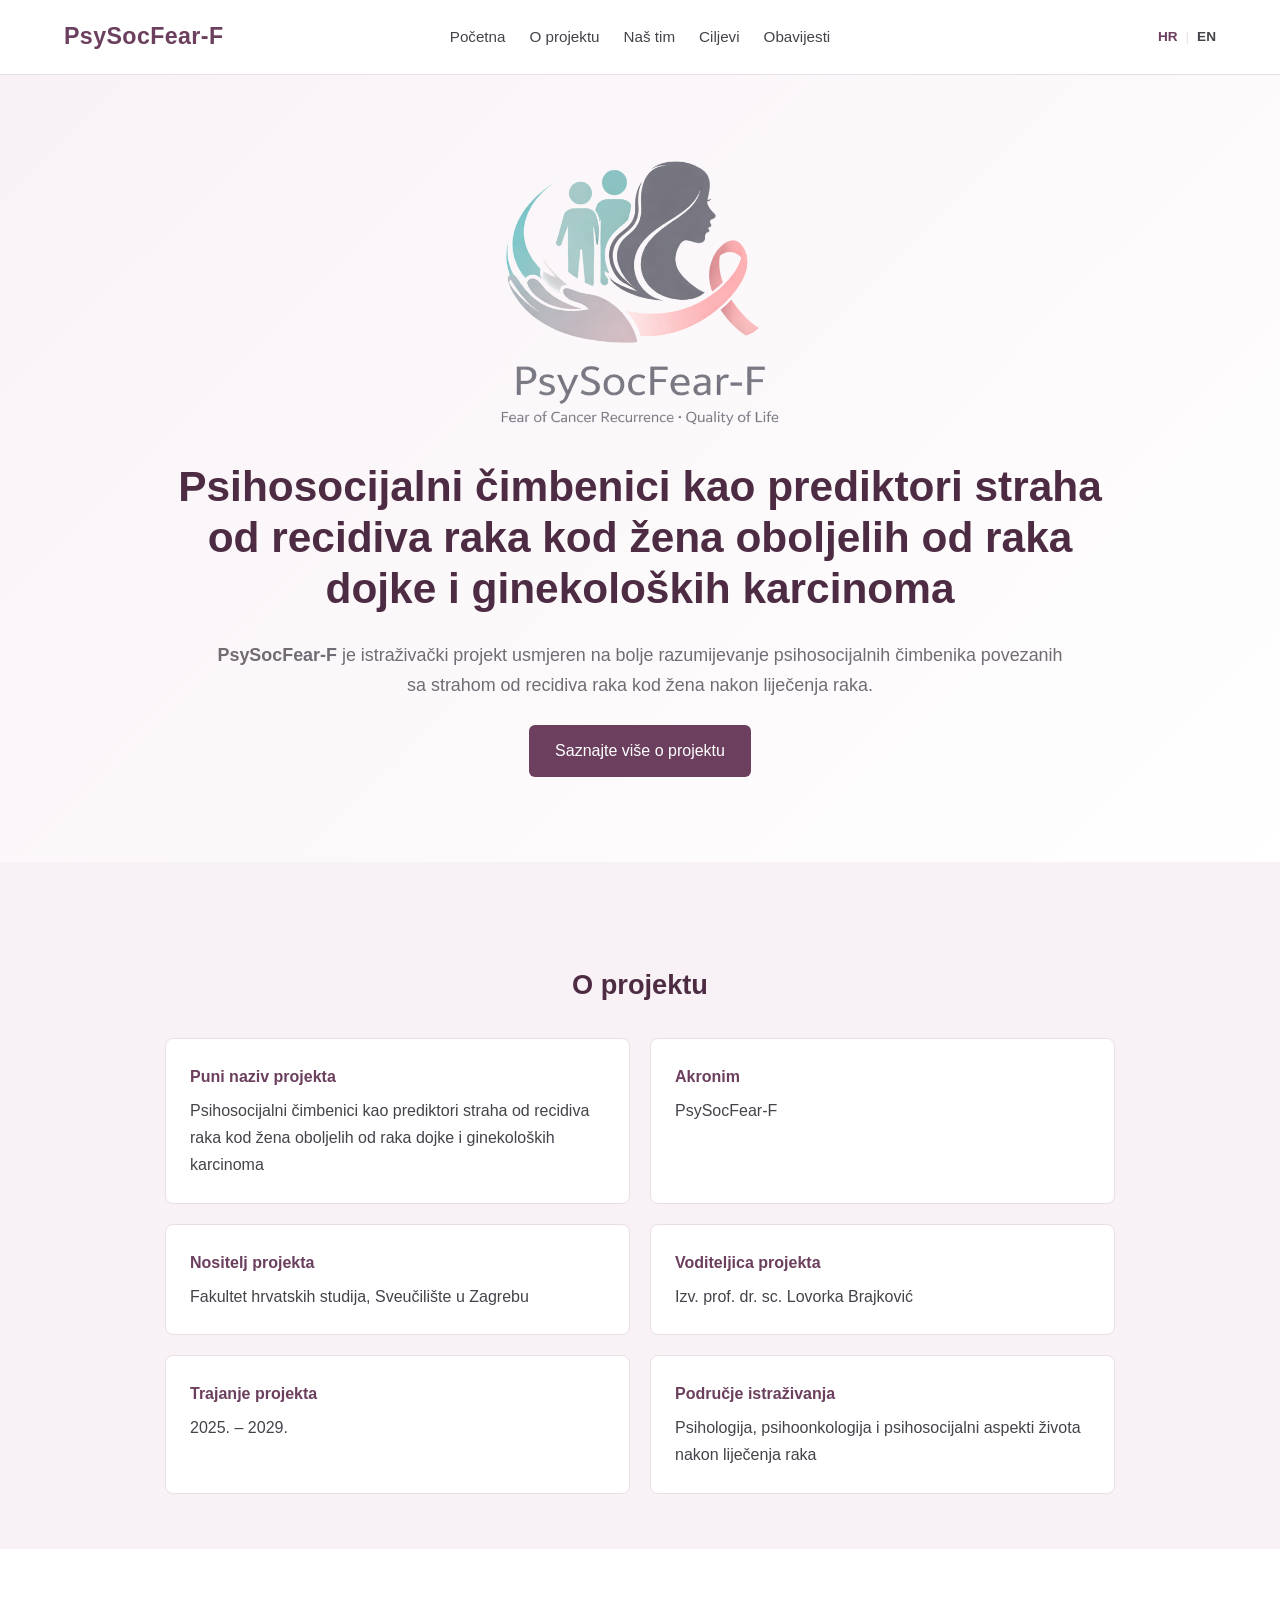
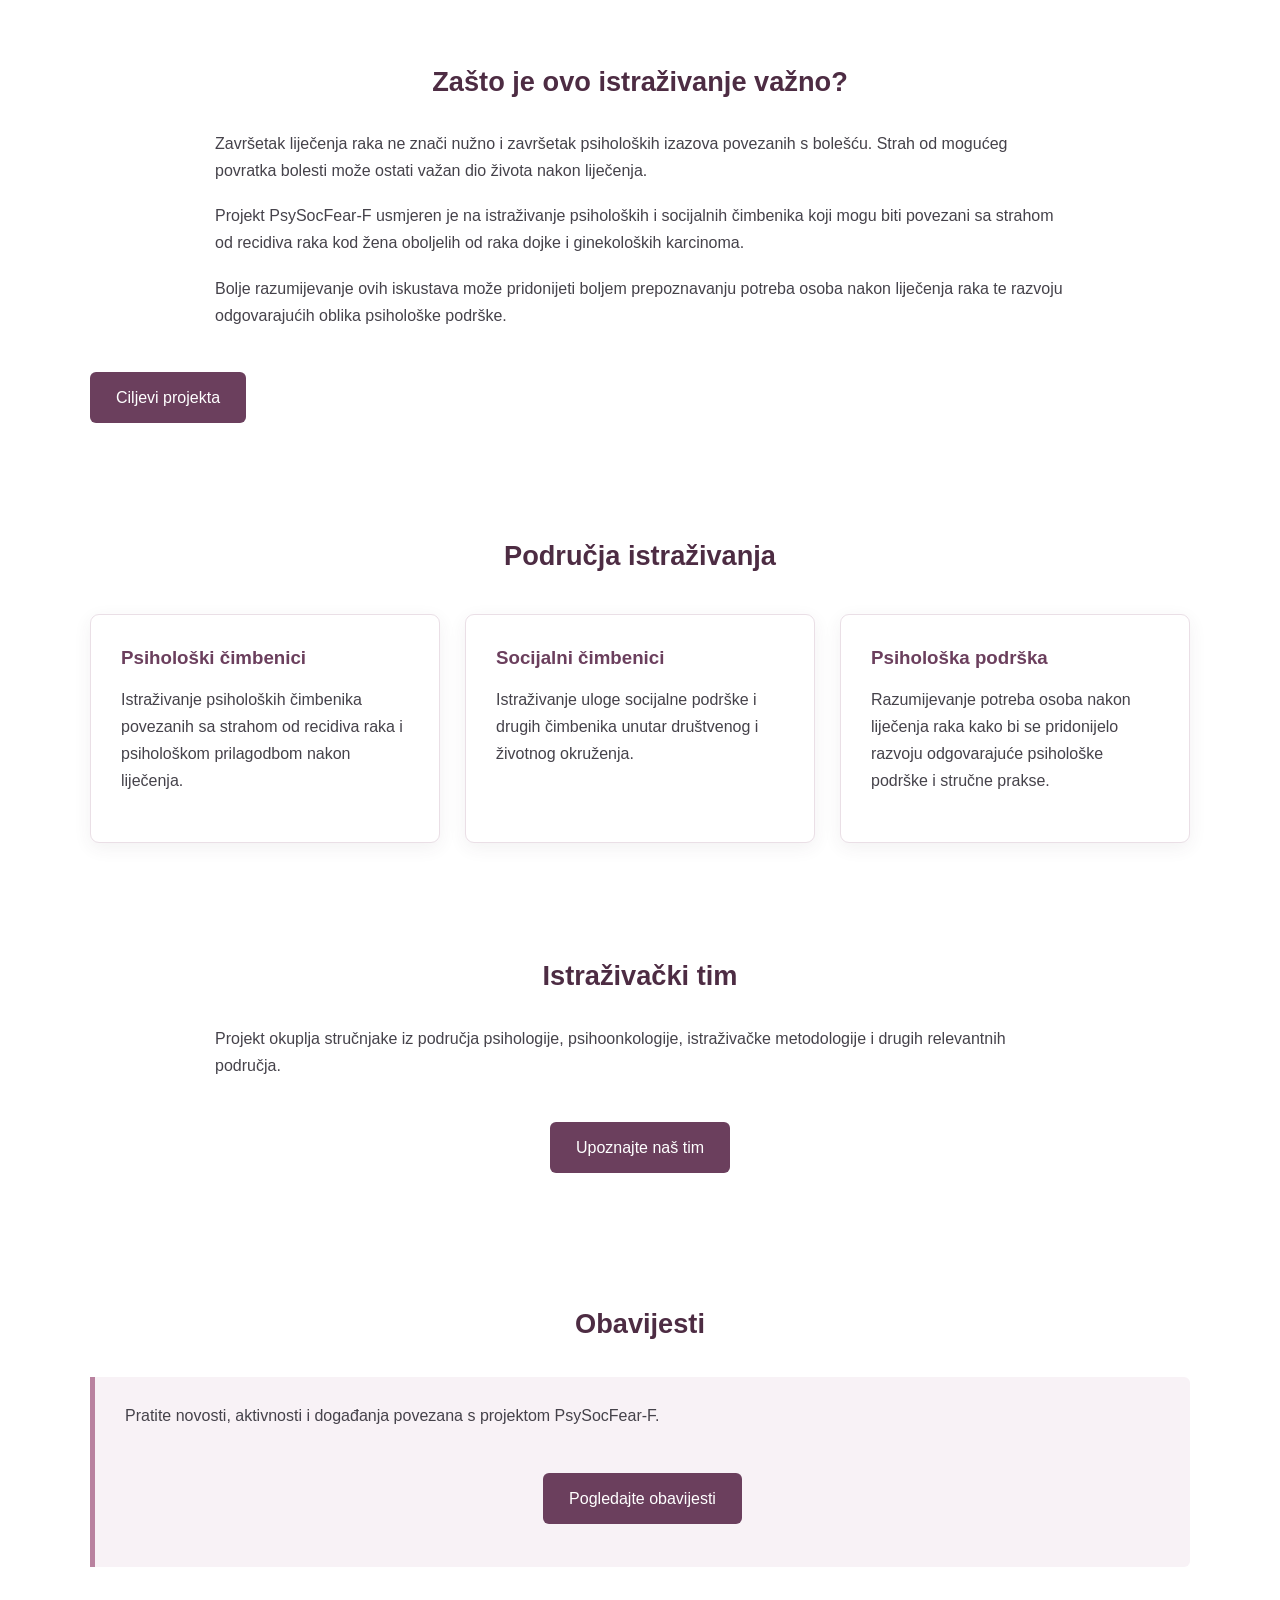
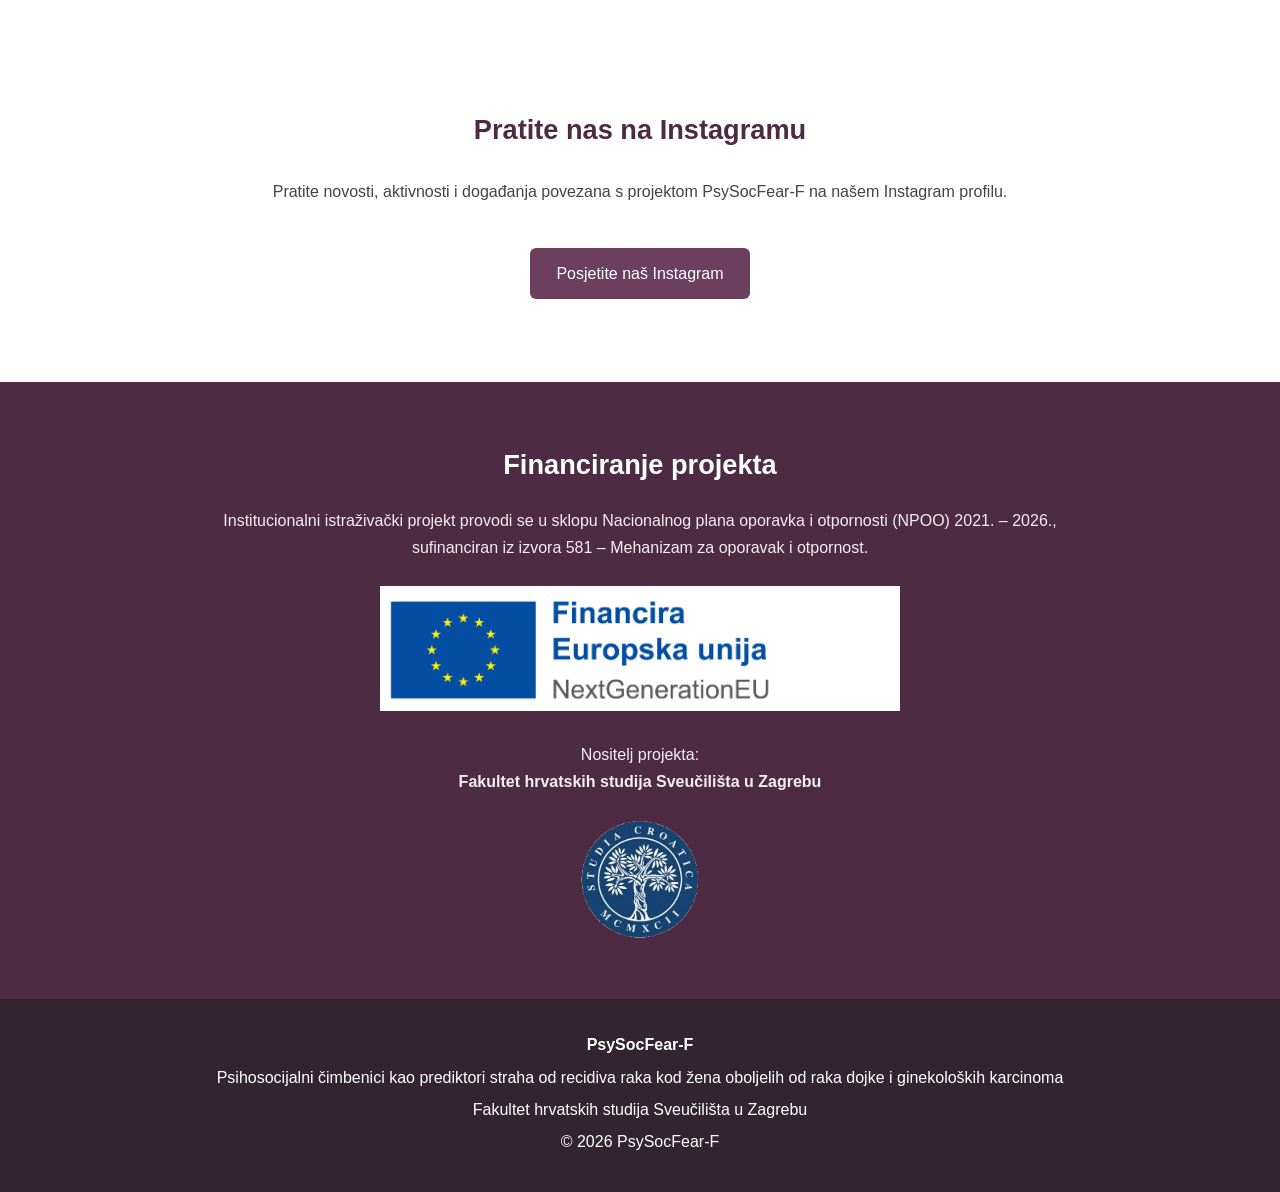
<file: index.html>
<!DOCTYPE html>
<html lang="hr">

<head>

    <meta charset="UTF-8">
    <meta name="viewport" content="width=device-width, initial-scale=1.0">

    <title>PsySocFear-F | Istraživački projekt</title>

    <link rel="stylesheet" href="style.css">

</head>


<body>


<header>

    <nav>

        <div class="logo">
            PsySocFear-F
        </div>


        <ul>

            <li>
                <a href="index.html">Početna</a>
            </li>

            <li>
                <a href="o-projektu.html">O projektu</a>
            </li>

            <li>
                <a href="tim.html">Naš tim</a>
            </li>

            <li>
                <a href="ciljevi.html">Ciljevi</a>
            </li>

            <li>
                <a href="obavijesti.html">Obavijesti</a>
            </li>

        </ul>


        <div class="language-switch">

            <a href="index.html" class="active">
                HR
            </a>

            <span class="language-divider">
                |
            </span>

            <a href="index-en.html">
                EN
            </a>

        </div>

    </nav>

</header>



<!-- HERO -->

<section class="hero">

    <div class="hero-content">

        <img
            src="psysocfear_novo.png"
            alt="PsySocFear-F"
            class="project-logo"
        >


        <h1>
            Psihosocijalni čimbenici kao prediktori straha od recidiva raka
            kod žena oboljelih od raka dojke i ginekoloških karcinoma
        </h1>


        <p>

            <strong>PsySocFear-F</strong> je istraživački projekt usmjeren
            na bolje razumijevanje psihosocijalnih čimbenika povezanih sa
            strahom od recidiva raka kod žena nakon liječenja raka.

        </p>


        <a href="o-projektu.html" class="button">
            Saznajte više o projektu
        </a>

    </div>

</section>



<!-- INFORMACIJE O PROJEKTU -->

<section class="project-info">

    <div class="section-content">

        <h2 class="section-title">
            O projektu
        </h2>


        <div class="project-info-grid">


            <div class="info-box">

                <strong>
                    Puni naziv projekta
                </strong>

                Psihosocijalni čimbenici kao prediktori straha od recidiva
                raka kod žena oboljelih od raka dojke i ginekoloških
                karcinoma

            </div>


            <div class="info-box">

                <strong>
                    Akronim
                </strong>

                PsySocFear-F

            </div>


            <div class="info-box">

                <strong>
                    Nositelj projekta
                </strong>

                Fakultet hrvatskih studija,
                Sveučilište u Zagrebu

            </div>


            <div class="info-box">

                <strong>
                    Voditeljica projekta
                </strong>

                Izv. prof. dr. sc. Lovorka Brajković

            </div>


            <div class="info-box">

                <strong>
                    Trajanje projekta
                </strong>

                2025. – 2029.

            </div>


            <div class="info-box">

                <strong>
                    Područje istraživanja
                </strong>

                Psihologija, psihoonkologija i psihosocijalni aspekti
                života nakon liječenja raka

            </div>


        </div>

    </div>

</section>



<!-- UVOD -->

<section class="intro">

    <div class="section-content">

        <h2 class="section-title">
            Zašto je ovo istraživanje važno?
        </h2>


        <p>
            Završetak liječenja raka ne znači nužno i završetak
            psiholoških izazova povezanih s bolešću. Strah od mogućeg
            povratka bolesti može ostati važan dio života nakon liječenja.
        </p>


        <p>
            Projekt PsySocFear-F usmjeren je na istraživanje psiholoških
            i socijalnih čimbenika koji mogu biti povezani sa strahom od
            recidiva raka kod žena oboljelih od raka dojke i ginekoloških
            karcinoma.
        </p>


        <p>
            Bolje razumijevanje ovih iskustava može pridonijeti boljem
            prepoznavanju potreba osoba nakon liječenja raka te razvoju
            odgovarajućih oblika psihološke podrške.
        </p>


        <a href="ciljevi.html" class="button">
            Ciljevi projekta
        </a>

    </div>

</section>



<!-- PODRUČJA ISTRAŽIVANJA -->

<section>

    <div class="section-content">

        <h2 class="section-title">
            Područja istraživanja
        </h2>


        <div class="cards">


            <div class="card">

                <h3>
                    Psihološki čimbenici
                </h3>

                <p>
                    Istraživanje psiholoških čimbenika povezanih sa
                    strahom od recidiva raka i psihološkom prilagodbom
                    nakon liječenja.
                </p>

            </div>


            <div class="card">

                <h3>
                    Socijalni čimbenici
                </h3>

                <p>
                    Istraživanje uloge socijalne podrške i drugih čimbenika
                    unutar društvenog i životnog okruženja.
                </p>

            </div>


            <div class="card">

                <h3>
                    Psihološka podrška
                </h3>

                <p>
                    Razumijevanje potreba osoba nakon liječenja raka kako
                    bi se pridonijelo razvoju odgovarajuće psihološke
                    podrške i stručne prakse.
                </p>

            </div>


        </div>

    </div>

</section>



<!-- TIM -->

<section class="intro">

    <div class="section-content">

        <h2 class="section-title">
            Istraživački tim
        </h2>


        <p>
            Projekt okuplja stručnjake iz područja psihologije,
            psihoonkologije, istraživačke metodologije i drugih
            relevantnih područja.
        </p>


        <p style="text-align: center;">

            <a href="tim.html" class="button">
                Upoznajte naš tim
            </a>

        </p>

    </div>

</section>



<!-- OBAVIJESTI -->

<section>

    <div class="section-content">

        <h2 class="section-title">
            Obavijesti
        </h2>


        <div class="highlight">

            <p>
                Pratite novosti, aktivnosti i događanja povezana
                s projektom PsySocFear-F.
            </p>


            <p style="text-align: center;">

                <a href="obavijesti.html" class="button">
                    Pogledajte obavijesti
                </a>

            </p>

        </div>

    </div>

</section>



<!-- INSTAGRAM -->

<section class="intro">

    <div class="section-content">

        <h2 class="section-title">
            Pratite nas na Instagramu
        </h2>


        <p style="text-align: center;">

            Pratite novosti, aktivnosti i događanja povezana
            s projektom PsySocFear-F na našem Instagram profilu.

        </p>


        <p style="text-align: center;">

            <a
                href="https://www.instagram.com/psysocfearf?stkn=bzhvOGE1ODZjZW4w"
                target="_blank"
                rel="noopener noreferrer"
                class="button"
            >
                Posjetite naš Instagram
            </a>

        </p>

    </div>

</section>



<!-- FINANCIRANJE -->

<section class="funding">

    <div class="section-content">

        <h2>
            Financiranje projekta
        </h2>


        <p>
            Institucionalni istraživački projekt provodi se u sklopu
            Nacionalnog plana oporavka i otpornosti (NPOO) 2021. – 2026.,
            sufinanciran iz izvora 581 – Mehanizam za oporavak i otpornost.
        </p>


        <div class="funding-logos">

            <img
                src="HR Financira Europska unija_POS.jpg"
                alt="Financira Europska unija"
            >

        </div>


        <p style="margin-top: 30px;">

            Nositelj projekta:<br>

            <strong>
                Fakultet hrvatskih studija Sveučilišta u Zagrebu
            </strong>

        </p>


        <div class="institution-logo">

            <img
                src="Studia-Croatica-logo-transparent.png"
                alt="Fakultet hrvatskih studija Sveučilišta u Zagrebu"
            >

        </div>

    </div>

</section>



<!-- PODNOŽJE -->

<footer>

    <p>
        <strong>PsySocFear-F</strong>
    </p>


    <p>
        Psihosocijalni čimbenici kao prediktori straha od recidiva raka
        kod žena oboljelih od raka dojke i ginekoloških karcinoma
    </p>


    <p>
        Fakultet hrvatskih studija Sveučilišta u Zagrebu
    </p>


    <p>
        © 2026 PsySocFear-F
    </p>

</footer>


</body>

</html>
</file>
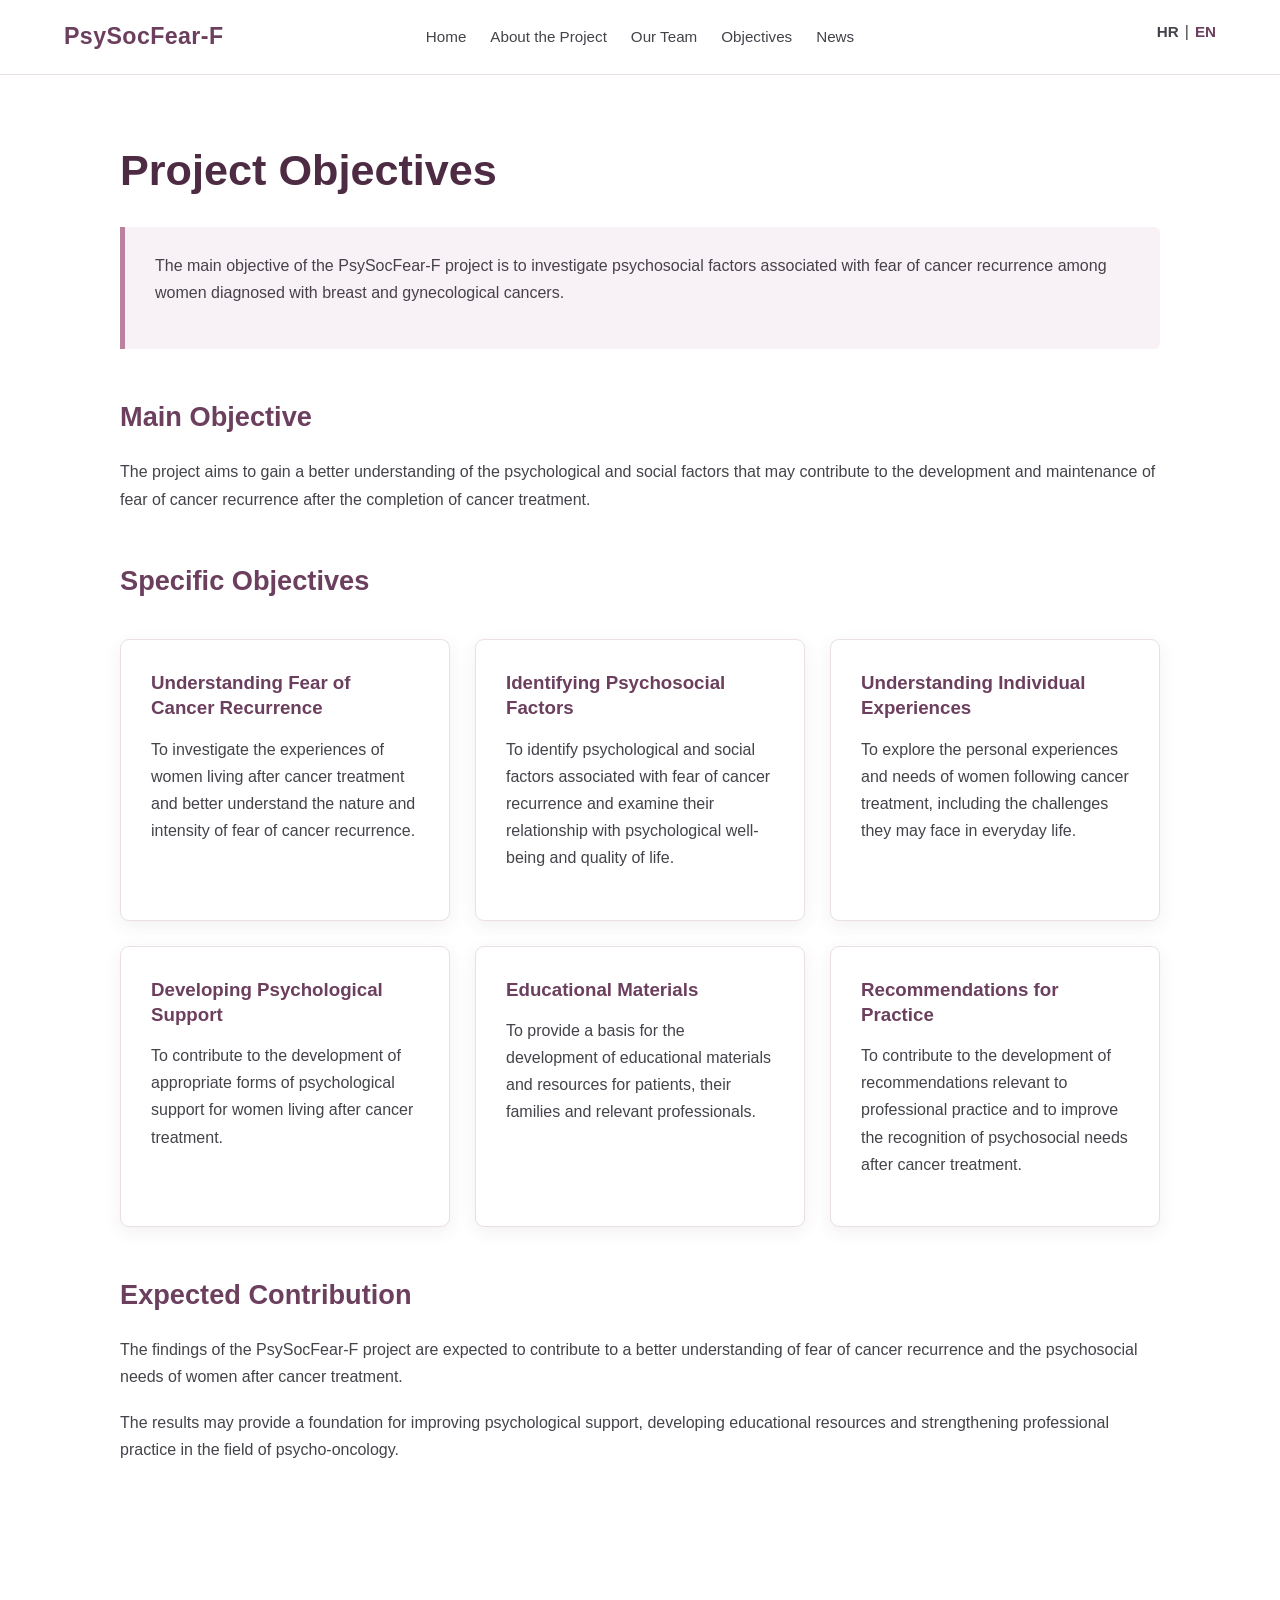
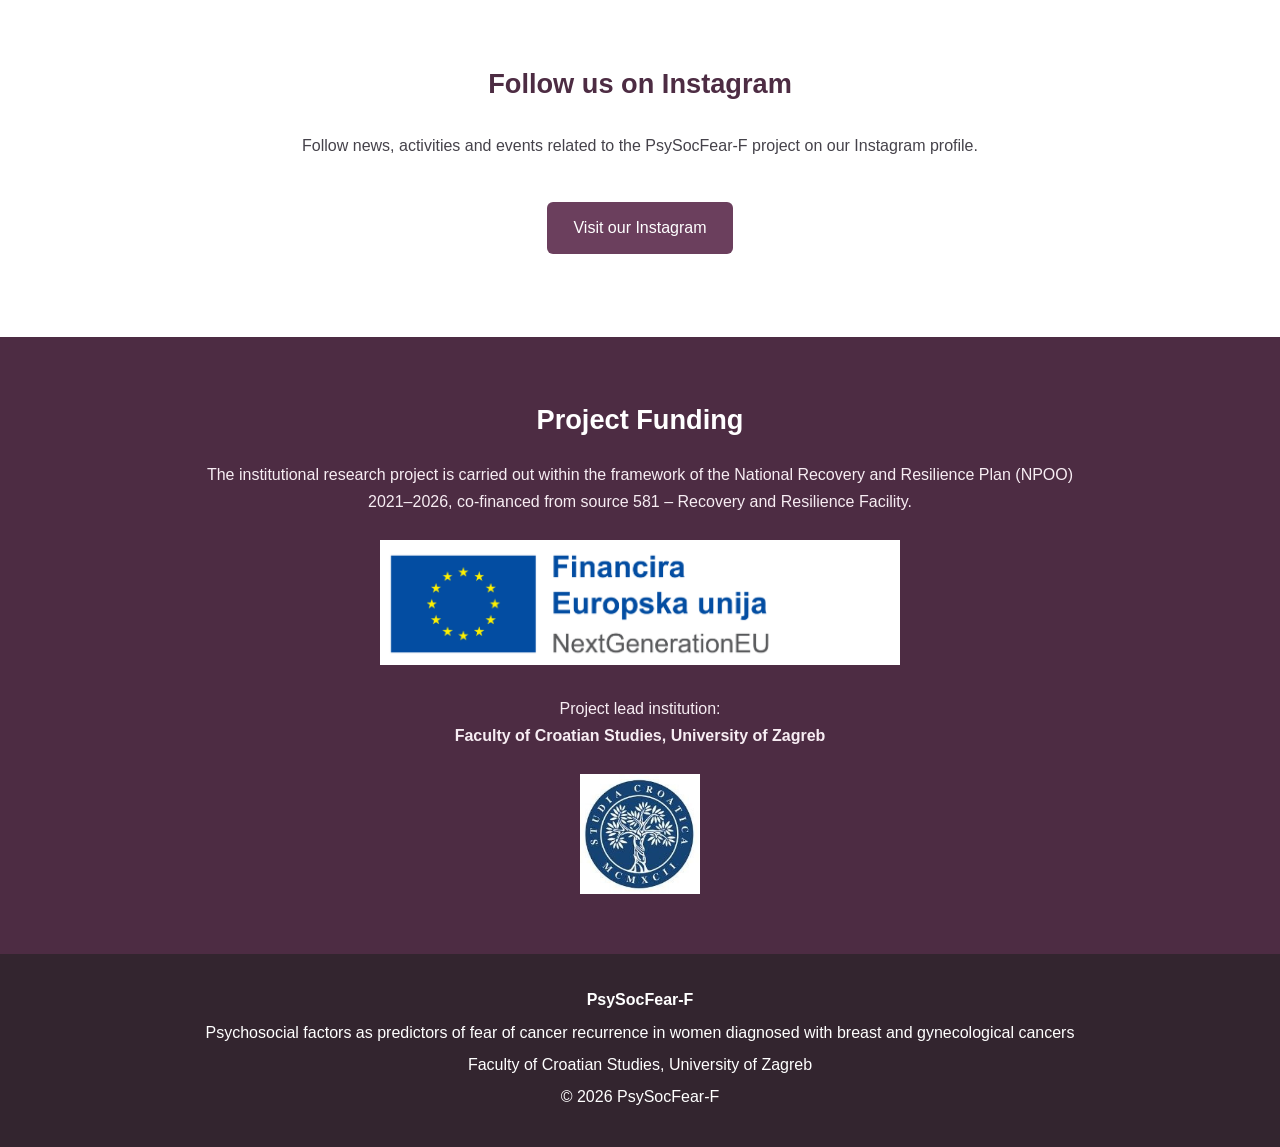
<file: ciljevi-en.html>
<!DOCTYPE html>

<html lang="en">

<head>


<meta charset="UTF-8">

<meta name="viewport" content="width=device-width, initial-scale=1.0">

<title>Objectives | PsySocFear-F</title>

<link rel="stylesheet" href="style.css">


<style>

    /* HEADER - ENGLISH OBJECTIVES PAGE */

    header {
        background: var(--white);
        border-bottom: 1px solid var(--border);
        padding: 18px 5%;
    }

    header nav {
        max-width: 1200px;
        margin: auto;
        display: flex;
        align-items: center;
        justify-content: center;
        position: relative;
    }

    header .logo {
        position: absolute;
        left: 0;
        color: var(--primary);
        font-size: 1.45rem;
        font-weight: 700;
        letter-spacing: 0.4px;
    }

    header nav ul {
        list-style: none;
        display: flex;
        justify-content: center;
        align-items: center;
        gap: 24px;
        flex-wrap: wrap;
        margin: 0;
        padding: 0;
    }

    header nav a {
        color: var(--text);
        text-decoration: none;
        font-size: 0.95rem;
    }

    header nav a:hover {
        color: var(--primary);
    }

    .language-switcher {
        position: absolute;
        right: 5%;
        top: 18px;
        display: flex;
        align-items: center;
        gap: 6px;
        white-space: nowrap;
    }

    .language-switcher a {
        color: var(--text);
        text-decoration: none;
        font-size: 0.95rem;
    }

    .language-switcher a:hover {
        color: var(--primary);
    }

    .language-switcher a.current {
        color: var(--primary);
        font-weight: 700;
    }


    @media (max-width: 800px) {

        header {
            padding: 18px 25px;
        }

        header nav {
            flex-direction: column;
            gap: 15px;
        }

        header .logo {
            position: static;
        }

        header nav ul {
            justify-content: center;
            gap: 14px;
        }

        .language-switcher {
            position: static;
            justify-content: center;
            margin-top: 12px;
        }

    }

</style>


</head>

<body>

<header>


<nav>

    <div class="logo">
        PsySocFear-F
    </div>


    <ul>

        <li>
            <a href="index-en.html">Home</a>
        </li>

        <li>
            <a href="o-projektu-en.html">About the Project</a>
        </li>

        <li>
            <a href="tim-en.html">Our Team</a>
        </li>

        <li>
            <a href="ciljevi-en.html">Objectives</a>
        </li>

        <li>
            <a href="obavijesti-en.html">News</a>
        </li>

    </ul>

</nav>


<div class="language-switcher">

    <a href="ciljevi.html">
        <strong>HR</strong>
    </a>

    <span>|</span>

    <a href="ciljevi-en.html" class="current">
        <strong>EN</strong>
    </a>

</div>


</header>

<main>


<h1>
    Project Objectives
</h1>


<div class="highlight">

    <p>
        The main objective of the PsySocFear-F project is to investigate
        psychosocial factors associated with fear of cancer recurrence
        among women diagnosed with breast and gynecological cancers.
    </p>

</div>



<h2>
    Main Objective
</h2>


<p>
    The project aims to gain a better understanding of the psychological
    and social factors that may contribute to the development and
    maintenance of fear of cancer recurrence after the completion of
    cancer treatment.
</p>



<h2>
    Specific Objectives
</h2>


<div class="cards">


    <div class="card">

        <h3>
            Understanding Fear of Cancer Recurrence
        </h3>

        <p>
            To investigate the experiences of women living after cancer
            treatment and better understand the nature and intensity
            of fear of cancer recurrence.
        </p>

    </div>



    <div class="card">

        <h3>
            Identifying Psychosocial Factors
        </h3>

        <p>
            To identify psychological and social factors associated
            with fear of cancer recurrence and examine their
            relationship with psychological well-being and quality
            of life.
        </p>

    </div>



    <div class="card">

        <h3>
            Understanding Individual Experiences
        </h3>

        <p>
            To explore the personal experiences and needs of women
            following cancer treatment, including the challenges
            they may face in everyday life.
        </p>

    </div>



    <div class="card">

        <h3>
            Developing Psychological Support
        </h3>

        <p>
            To contribute to the development of appropriate forms
            of psychological support for women living after cancer
            treatment.
        </p>

    </div>



    <div class="card">

        <h3>
            Educational Materials
        </h3>

        <p>
            To provide a basis for the development of educational
            materials and resources for patients, their families
            and relevant professionals.
        </p>

    </div>



    <div class="card">

        <h3>
            Recommendations for Practice
        </h3>

        <p>
            To contribute to the development of recommendations
            relevant to professional practice and to improve the
            recognition of psychosocial needs after cancer treatment.
        </p>

    </div>


</div>



<h2>
    Expected Contribution
</h2>


<p>
    The findings of the PsySocFear-F project are expected to contribute
    to a better understanding of fear of cancer recurrence and the
    psychosocial needs of women after cancer treatment.
</p>


<p>
    The results may provide a foundation for improving psychological
    support, developing educational resources and strengthening
    professional practice in the field of psycho-oncology.
</p>


</main>



<!-- INSTAGRAM -->

<section class="intro">


<div class="section-content">

    <h2 class="section-title">
        Follow us on Instagram
    </h2>


    <p style="text-align: center;">

        Follow news, activities and events related to the
        PsySocFear-F project on our Instagram profile.

    </p>


    <p style="text-align: center;">

        <a
            href="https://www.instagram.com/psysocfearf?stkn=bzhvOGE1ODZjZW4w"
            target="_blank"
            rel="noopener noreferrer"
            class="button"
        >
            Visit our Instagram
        </a>

    </p>

</div>


</section>



<!-- FUNDING -->

<section class="funding">


<div class="section-content">

    <h2>
        Project Funding
    </h2>


    <p>
        The institutional research project is carried out within the
        framework of the National Recovery and Resilience Plan (NPOO)
        2021–2026, co-financed from source 581 – Recovery and Resilience
        Facility.
    </p>


    <div class="funding-logos">

        <img
            src="HR Financira Europska unija_POS.jpg"
            alt="Funded by the European Union"
        >

    </div>


    <p style="margin-top: 30px;">

        Project lead institution:<br>

        <strong>
            Faculty of Croatian Studies, University of Zagreb
        </strong>

    </p>


    <div class="institution-logo">

        <img
            src="logo fhs.jpg"
            alt="Faculty of Croatian Studies, University of Zagreb"
        >

    </div>

</div>


</section>



<!-- FOOTER -->

<footer>


<p>
    <strong>PsySocFear-F</strong>
</p>


<p>
    Psychosocial factors as predictors of fear of cancer recurrence
    in women diagnosed with breast and gynecological cancers
</p>


<p>
    Faculty of Croatian Studies, University of Zagreb
</p>


<p>
    © 2026 PsySocFear-F
</p>


</footer>

</body>

</html>
</file>
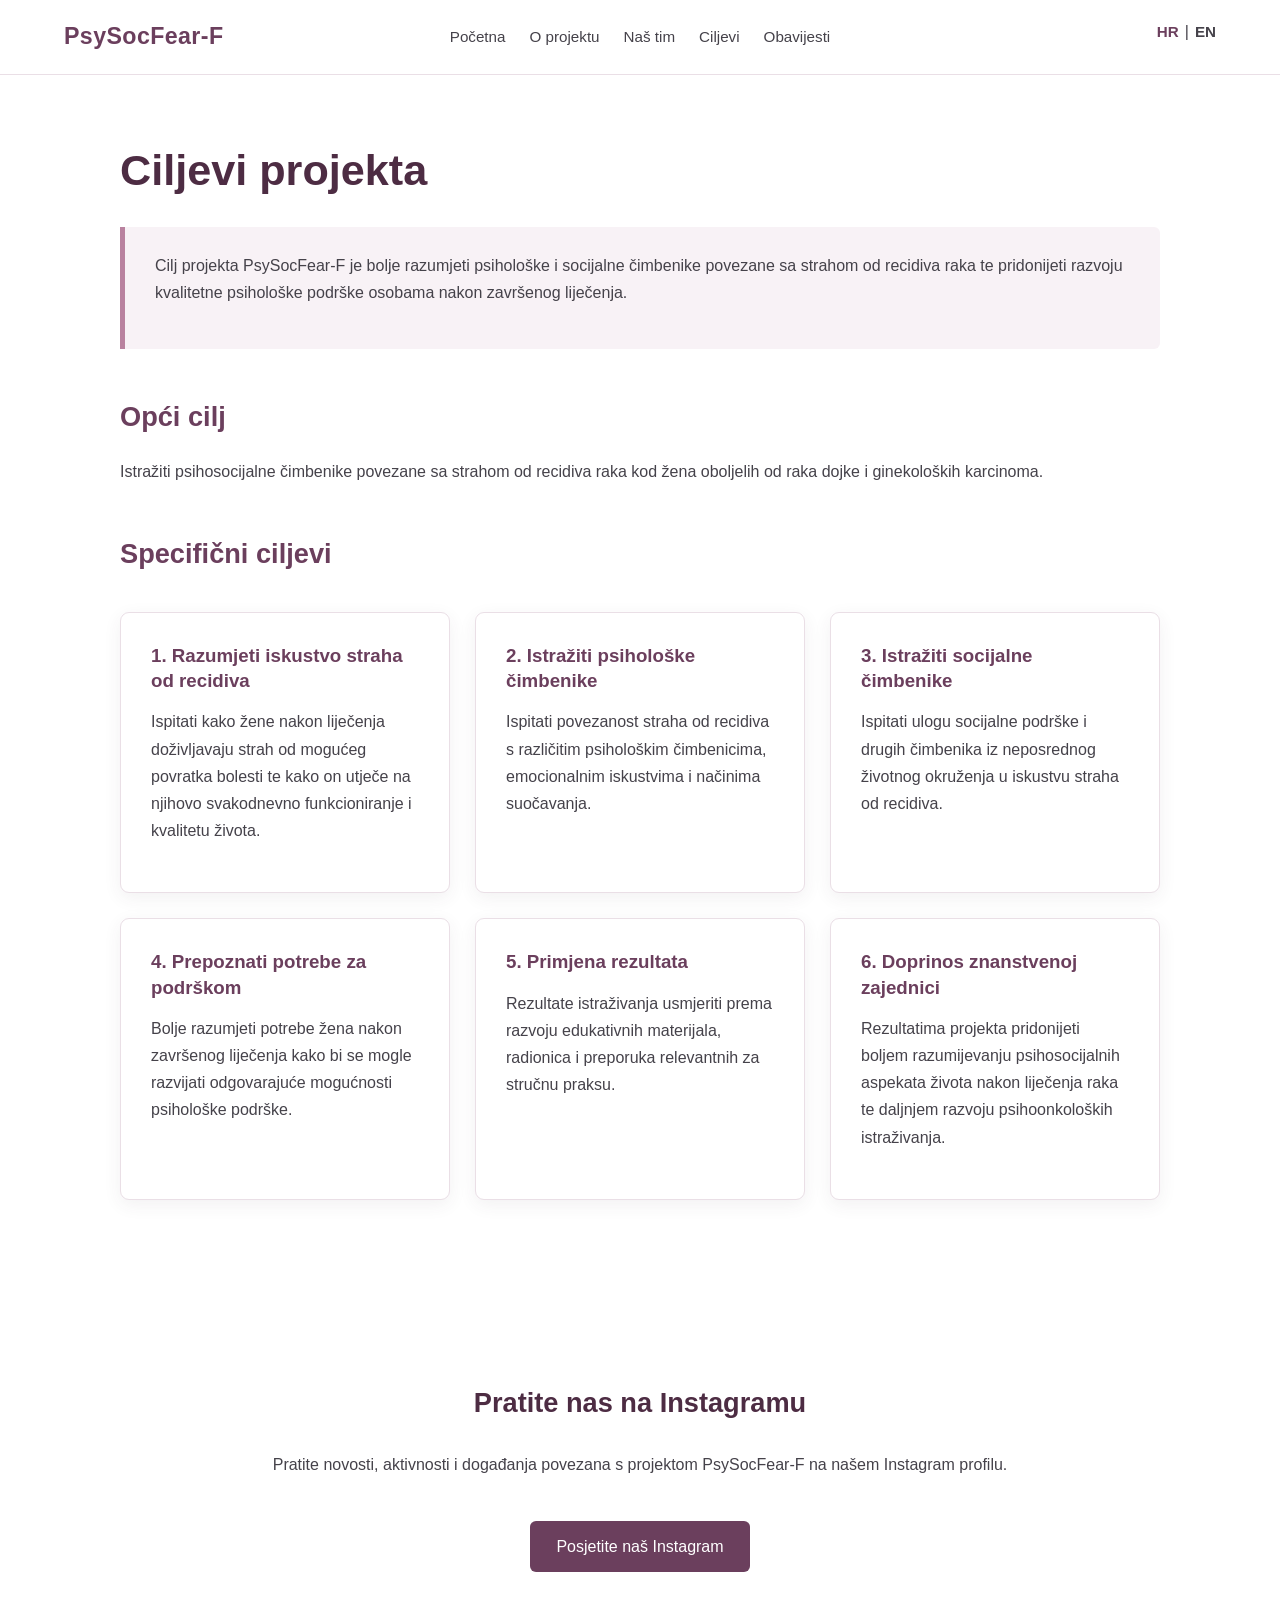
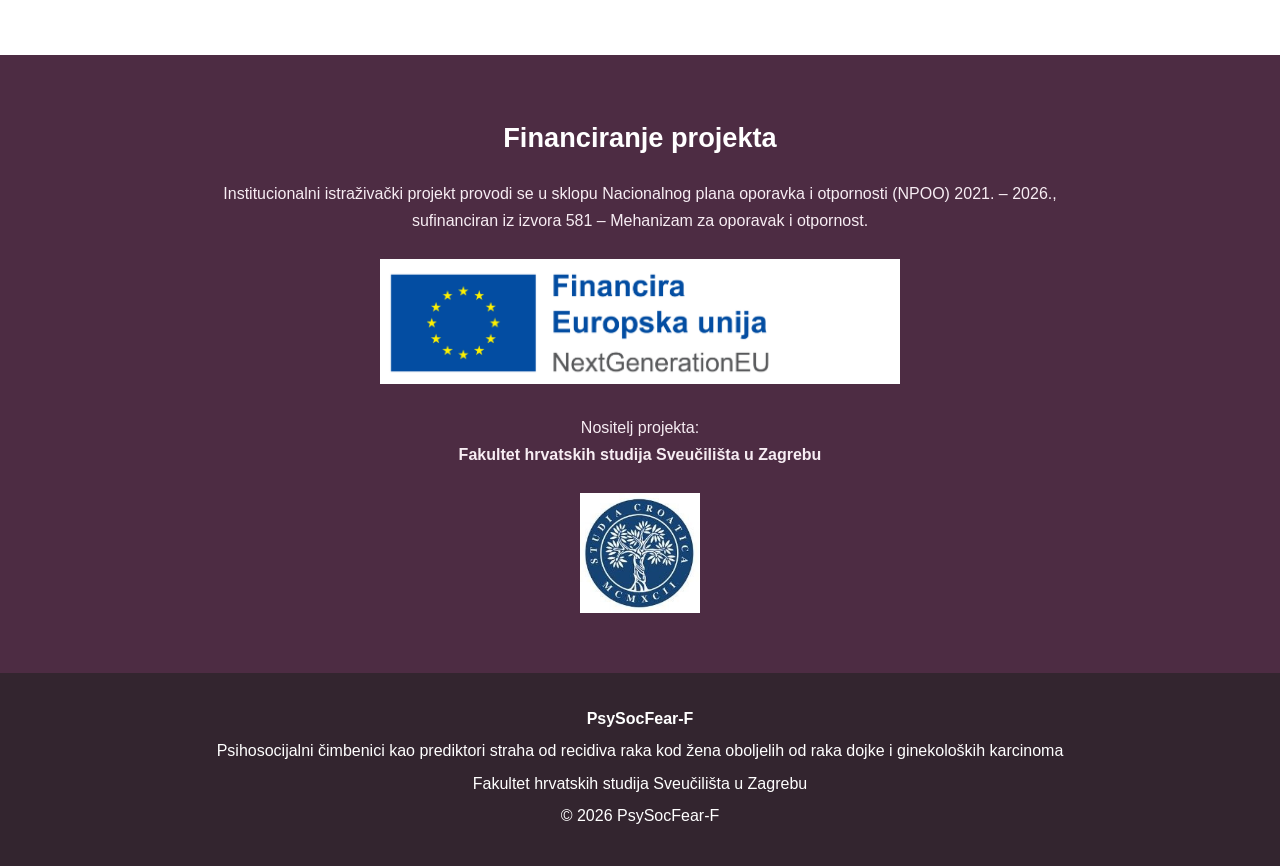
<file: ciljevi.html>
<!DOCTYPE html>

<html lang="hr">

<head>

    <meta charset="UTF-8">

    <meta name="viewport" content="width=device-width, initial-scale=1.0">

    <title>Ciljevi | PsySocFear-F</title>

    <link rel="stylesheet" href="style.css">


<style>

    /* ZAGLAVLJE - CILJEVI */

    header {
        background: var(--white);
        border-bottom: 1px solid var(--border);
        padding: 18px 5%;
    }

    header nav {
        max-width: 1200px;
        margin: auto;
        display: flex;
        align-items: center;
        justify-content: center;
        position: relative;
    }

    header .logo {
        position: absolute;
        left: 0;
        color: var(--primary);
        font-size: 1.45rem;
        font-weight: 700;
        letter-spacing: 0.4px;
    }

    header nav ul {
        list-style: none;
        display: flex;
        justify-content: center;
        align-items: center;
        gap: 24px;
        flex-wrap: wrap;
        margin: 0;
        padding: 0;
    }

    header nav a {
        color: var(--text);
        text-decoration: none;
        font-size: 0.95rem;
    }

    header nav a:hover {
        color: var(--primary);
    }

    .language-switcher {
        position: absolute;
        right: 5%;
        top: 18px;
        display: flex;
        align-items: center;
        gap: 6px;
        white-space: nowrap;
    }

    .language-switcher a {
        color: var(--text);
        text-decoration: none;
        font-size: 0.95rem;
    }

    .language-switcher a:hover {
        color: var(--primary);
    }

    .language-switcher a.current {
        color: var(--primary);
        font-weight: 700;
    }


    @media (max-width: 800px) {

        header {
            padding: 18px 25px;
        }

        header nav {
            flex-direction: column;
            gap: 15px;
        }

        header .logo {
            position: static;
        }

        header nav ul {
            justify-content: center;
            gap: 14px;
        }

        .language-switcher {
            position: static;
            justify-content: center;
            margin-top: 12px;
        }

    }

</style>


</head>

<body>


<header>


<nav>

    <div class="logo">
        PsySocFear-F
    </div>


    <ul>

        <li>
            <a href="index.html">Početna</a>
        </li>

        <li>
            <a href="o-projektu.html">O projektu</a>
        </li>

        <li>
            <a href="tim.html">Naš tim</a>
        </li>

        <li>
            <a href="ciljevi.html">Ciljevi</a>
        </li>

        <li>
            <a href="obavijesti.html">Obavijesti</a>
        </li>

    </ul>

</nav>


<div class="language-switcher">

    <a href="ciljevi.html" class="current">
        <strong>HR</strong>
    </a>

    <span>|</span>

    <a href="ciljevi-en.html">
        <strong>EN</strong>
    </a>

</div>


</header>



<main>


<h1>
    Ciljevi projekta
</h1>


<div class="highlight">

    <p>
        Cilj projekta PsySocFear-F je bolje razumjeti psihološke i
        socijalne čimbenike povezane sa strahom od recidiva raka te
        pridonijeti razvoju kvalitetne psihološke podrške osobama
        nakon završenog liječenja.
    </p>

</div>



<h2>
    Opći cilj
</h2>


<p>
    Istražiti psihosocijalne čimbenike povezane sa strahom od recidiva
    raka kod žena oboljelih od raka dojke i ginekoloških karcinoma.
</p>



<h2>
    Specifični ciljevi
</h2>


<div class="cards">


    <div class="card">

        <h3>
            1. Razumjeti iskustvo straha od recidiva
        </h3>

        <p>
            Ispitati kako žene nakon liječenja doživljavaju strah od
            mogućeg povratka bolesti te kako on utječe na njihovo
            svakodnevno funkcioniranje i kvalitetu života.
        </p>

    </div>



    <div class="card">

        <h3>
            2. Istražiti psihološke čimbenike
        </h3>

        <p>
            Ispitati povezanost straha od recidiva s različitim
            psihološkim čimbenicima, emocionalnim iskustvima i
            načinima suočavanja.
        </p>

    </div>



    <div class="card">

        <h3>
            3. Istražiti socijalne čimbenike
        </h3>

        <p>
            Ispitati ulogu socijalne podrške i drugih čimbenika iz
            neposrednog životnog okruženja u iskustvu straha od recidiva.
        </p>

    </div>



    <div class="card">

        <h3>
            4. Prepoznati potrebe za podrškom
        </h3>

        <p>
            Bolje razumjeti potrebe žena nakon završenog liječenja
            kako bi se mogle razvijati odgovarajuće mogućnosti
            psihološke podrške.
        </p>

    </div>



    <div class="card">

        <h3>
            5. Primjena rezultata
        </h3>

        <p>
            Rezultate istraživanja usmjeriti prema razvoju edukativnih
            materijala, radionica i preporuka relevantnih za stručnu
            praksu.
        </p>

    </div>



    <div class="card">

        <h3>
            6. Doprinos znanstvenoj zajednici
        </h3>

        <p>
            Rezultatima projekta pridonijeti boljem razumijevanju
            psihosocijalnih aspekata života nakon liječenja raka te
            daljnjem razvoju psihoonkoloških istraživanja.
        </p>

    </div>


</div>


</main>



<!-- INSTAGRAM -->

<section class="intro">

    <div class="section-content">

        <h2 class="section-title">
            Pratite nas na Instagramu
        </h2>


        <p style="text-align: center;">

            Pratite novosti, aktivnosti i događanja povezana
            s projektom PsySocFear-F na našem Instagram profilu.

        </p>


        <p style="text-align: center;">

            <a
                href="https://www.instagram.com/psysocfearf?stkn=bzhvOGE1ODZjZW4w"
                target="_blank"
                rel="noopener noreferrer"
                class="button"
            >
                Posjetite naš Instagram
            </a>

        </p>

    </div>

</section>



<!-- FINANCIRANJE -->

<section class="funding">

    <div class="section-content">

        <h2>
            Financiranje projekta
        </h2>


        <p>
            Institucionalni istraživački projekt provodi se u sklopu
            Nacionalnog plana oporavka i otpornosti (NPOO) 2021. – 2026.,
            sufinanciran iz izvora 581 – Mehanizam za oporavak i otpornost.
        </p>


        <div class="funding-logos">

            <img
                src="HR Financira Europska unija_POS.jpg"
                alt="Financira Europska unija"
            >

        </div>


        <p style="margin-top: 30px;">

            Nositelj projekta:<br>

            <strong>
                Fakultet hrvatskih studija Sveučilišta u Zagrebu
            </strong>

        </p>


        <div class="institution-logo">

            <img
                src="logo fhs.jpg"
                alt="Fakultet hrvatskih studija Sveučilišta u Zagrebu"
            >

        </div>

    </div>

</section>



<!-- PODNOŽJE -->

<footer>


<p>
    <strong>PsySocFear-F</strong>
</p>


<p>
    Psihosocijalni čimbenici kao prediktori straha od recidiva raka
    kod žena oboljelih od raka dojke i ginekoloških karcinoma
</p>


<p>
    Fakultet hrvatskih studija Sveučilišta u Zagrebu
</p>


<p>
    © 2026 PsySocFear-F
</p>


</footer>


</body>

</html>
</file>
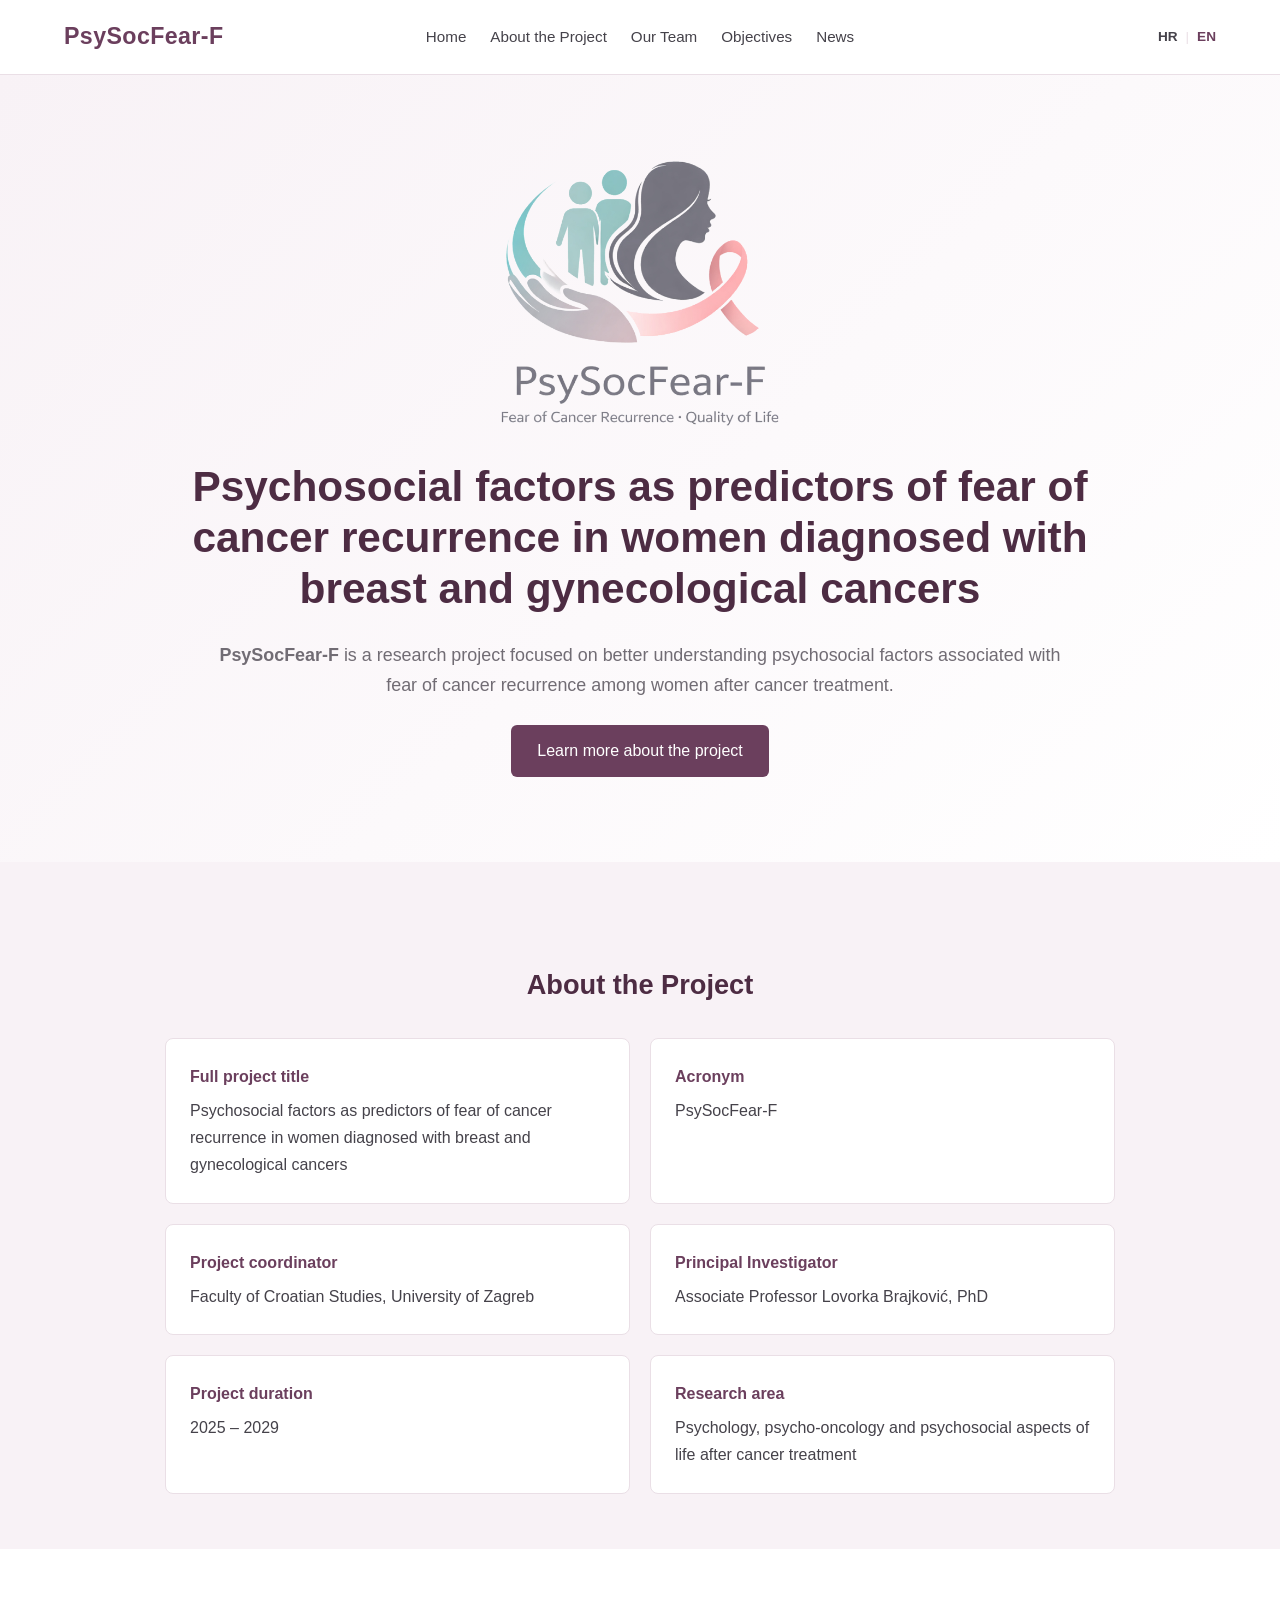
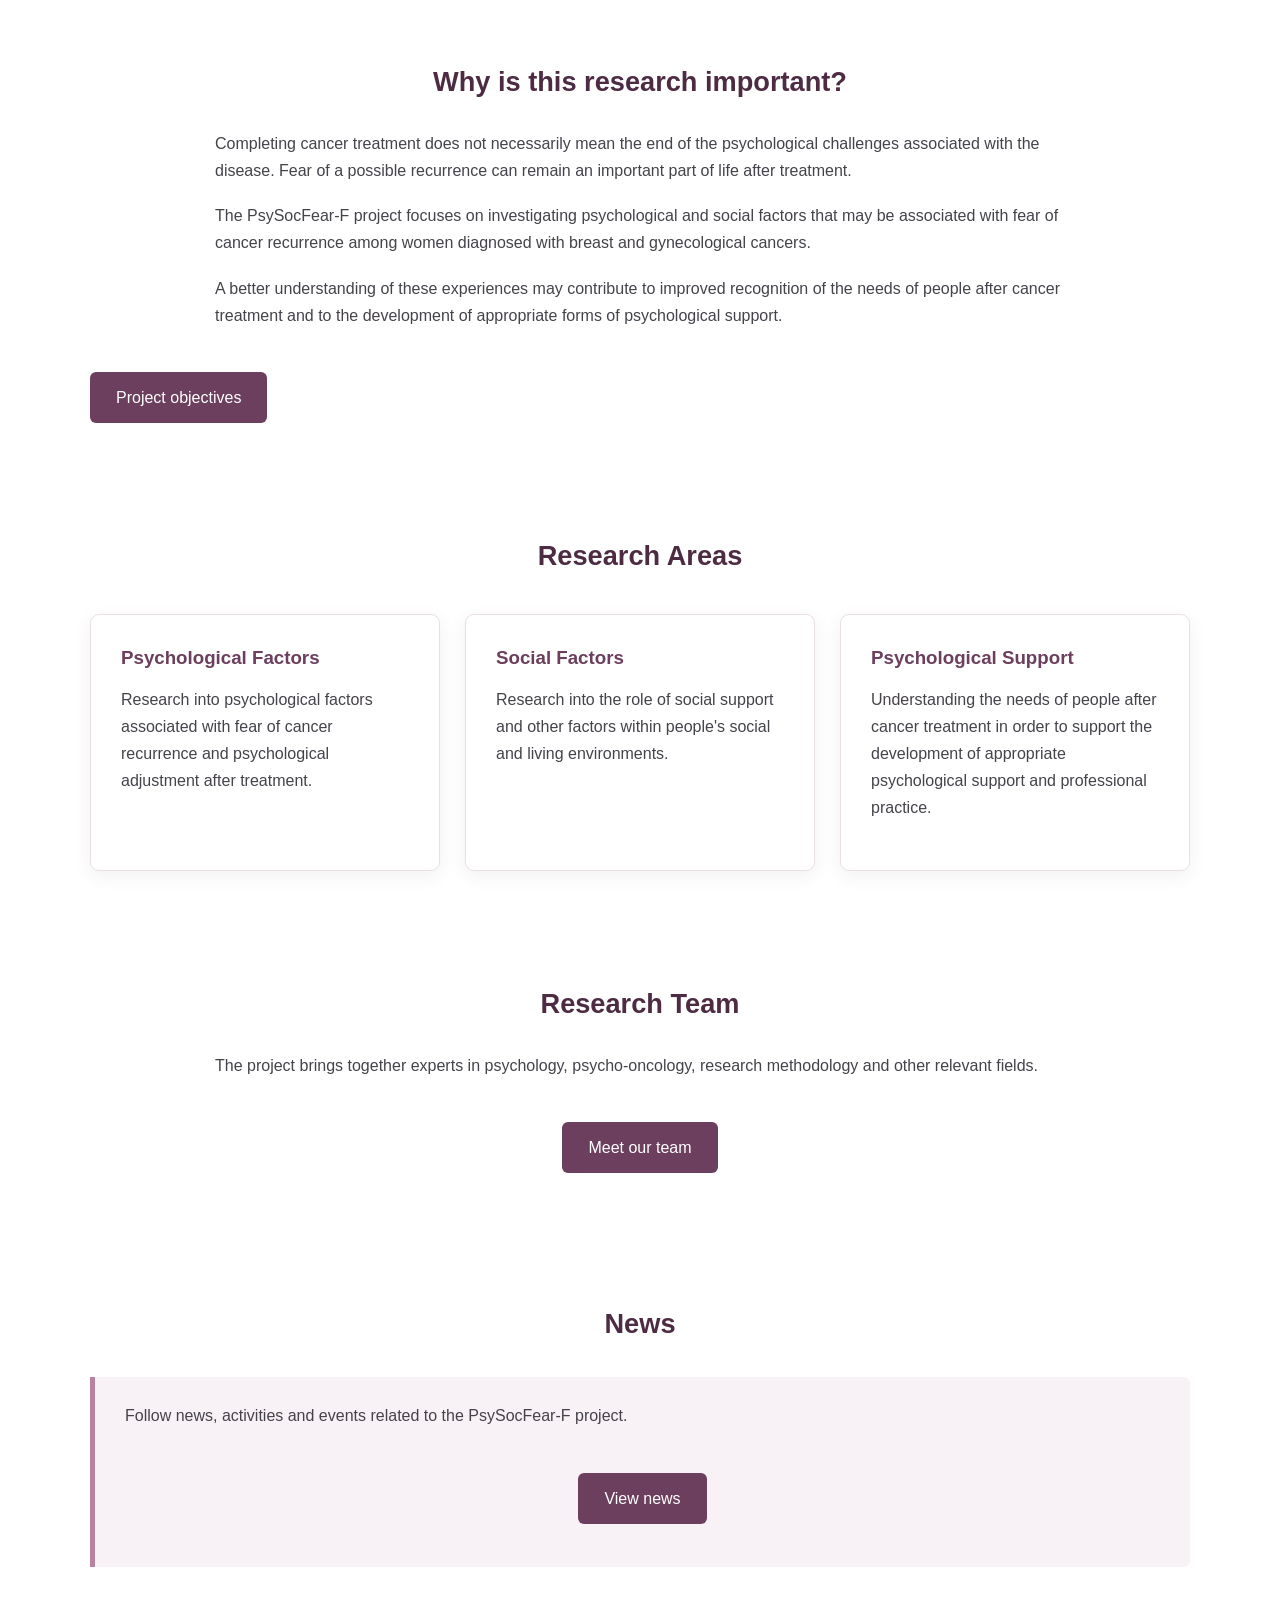
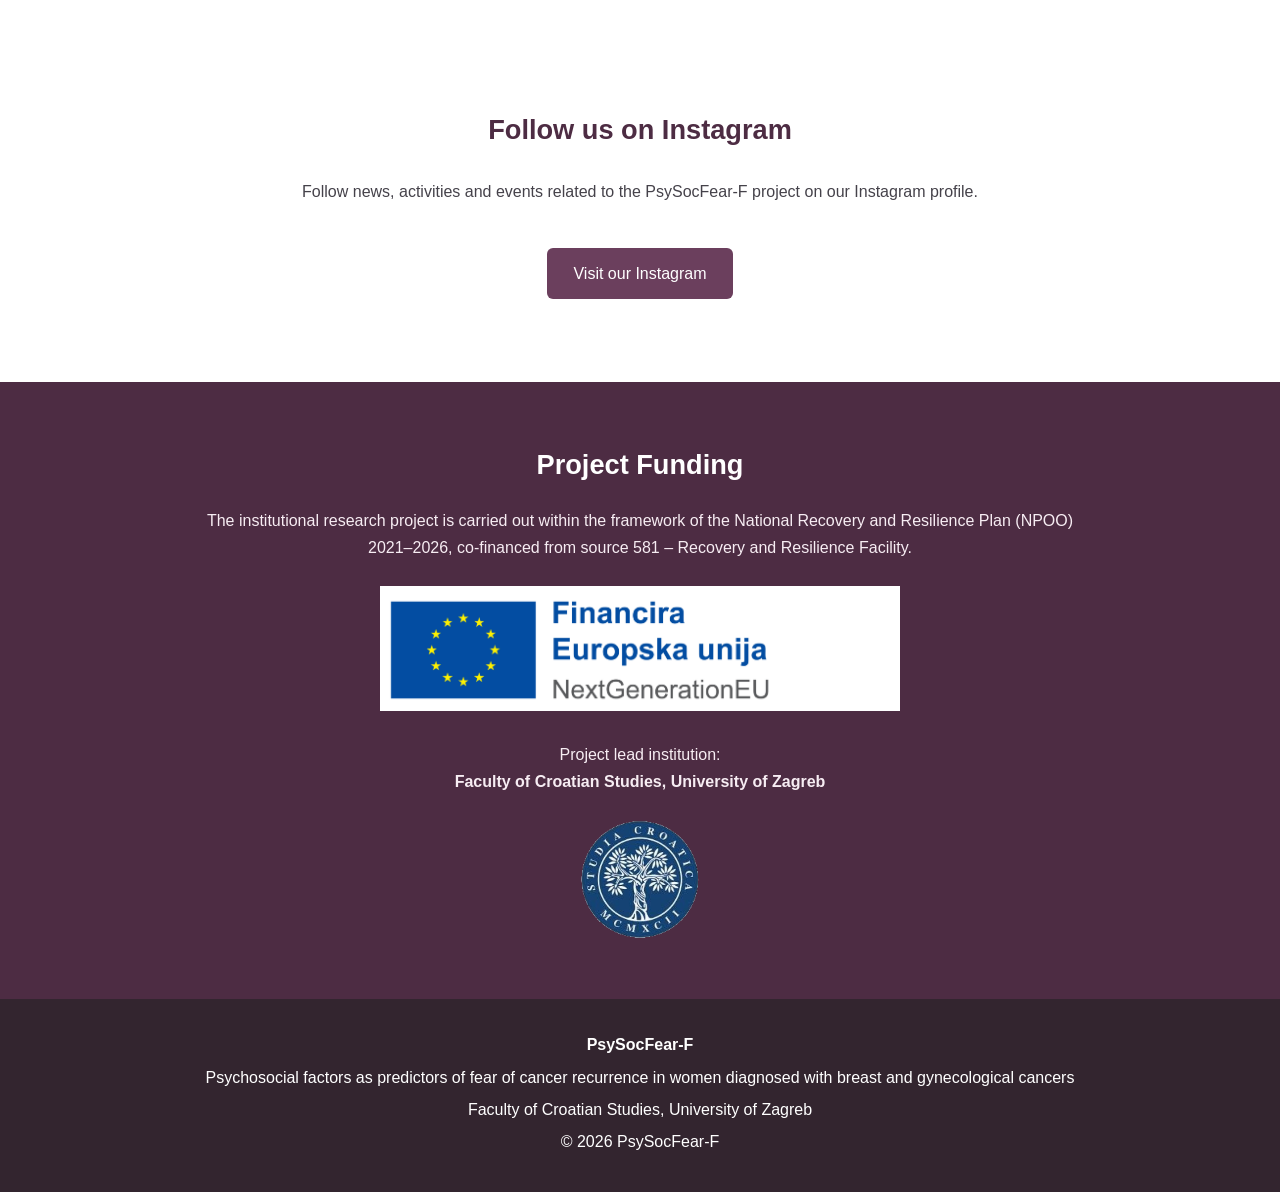
<file: index-en.html>
<!DOCTYPE html>

<html lang="en">

<head>

    <meta charset="UTF-8">

    <meta name="viewport" content="width=device-width, initial-scale=1.0">

    <title>PsySocFear-F | Research Project</title>

    <link rel="stylesheet" href="style.css">

</head>


<body>


<header>

    <nav>

        <div class="logo">
            PsySocFear-F
        </div>


        <ul>

            <li>
                <a href="index-en.html">Home</a>
            </li>

            <li>
                <a href="o-projektu-en.html">About the Project</a>
            </li>

            <li>
                <a href="tim-en.html">Our Team</a>
            </li>

            <li>
                <a href="ciljevi-en.html">Objectives</a>
            </li>

            <li>
                <a href="obavijesti-en.html">News</a>
            </li>

        </ul>


        <!-- JEZIK -->

        <div class="language-switch">

            <a href="index.html">
                HR
            </a>

            <span class="language-divider">
                |
            </span>

            <a href="index-en.html" class="active">
                EN
            </a>

        </div>

    </nav>

</header>



<!-- HERO -->

<section class="hero">


    <div class="hero-content">

        <img
            src="psysocfear_novo.png"
            alt="PsySocFear-F"
            class="project-logo"
        >


        <h1>
            Psychosocial factors as predictors of fear of cancer recurrence
            in women diagnosed with breast and gynecological cancers
        </h1>


        <p>
            <strong>PsySocFear-F</strong> is a research project focused
            on better understanding psychosocial factors associated with
            fear of cancer recurrence among women after cancer treatment.
        </p>


        <a href="o-projektu-en.html" class="button">
            Learn more about the project
        </a>

    </div>


</section>



<!-- PROJECT INFORMATION -->

<section class="project-info">


    <div class="section-content">

        <h2 class="section-title">
            About the Project
        </h2>


        <div class="project-info-grid">


            <div class="info-box">

                <strong>
                    Full project title
                </strong>

                Psychosocial factors as predictors of fear of cancer
                recurrence in women diagnosed with breast and
                gynecological cancers

            </div>



            <div class="info-box">

                <strong>
                    Acronym
                </strong>

                PsySocFear-F

            </div>



            <div class="info-box">

                <strong>
                    Project coordinator
                </strong>

                Faculty of Croatian Studies,
                University of Zagreb

            </div>



            <div class="info-box">

                <strong>
                    Principal Investigator
                </strong>

                Associate Professor Lovorka Brajković, PhD

            </div>



            <div class="info-box">

                <strong>
                    Project duration
                </strong>

                2025 – 2029

            </div>



            <div class="info-box">

                <strong>
                    Research area
                </strong>

                Psychology, psycho-oncology and psychosocial aspects
                of life after cancer treatment

            </div>


        </div>

    </div>


</section>



<!-- INTRODUCTION -->

<section class="intro">


    <div class="section-content">

        <h2 class="section-title">
            Why is this research important?
        </h2>


        <p>
            Completing cancer treatment does not necessarily mean the end
            of the psychological challenges associated with the disease.
            Fear of a possible recurrence can remain an important part
            of life after treatment.
        </p>


        <p>
            The PsySocFear-F project focuses on investigating psychological
            and social factors that may be associated with fear of cancer
            recurrence among women diagnosed with breast and gynecological
            cancers.
        </p>


        <p>
            A better understanding of these experiences may contribute
            to improved recognition of the needs of people after cancer
            treatment and to the development of appropriate forms of
            psychological support.
        </p>


        <a href="ciljevi-en.html" class="button">
            Project objectives
        </a>

    </div>


</section>



<!-- RESEARCH AREAS -->

<section>


    <div class="section-content">

        <h2 class="section-title">
            Research Areas
        </h2>


        <div class="cards">


            <div class="card">

                <h3>
                    Psychological Factors
                </h3>

                <p>
                    Research into psychological factors associated with
                    fear of cancer recurrence and psychological adjustment
                    after treatment.
                </p>

            </div>



            <div class="card">

                <h3>
                    Social Factors
                </h3>

                <p>
                    Research into the role of social support and other
                    factors within people's social and living environments.
                </p>

            </div>



            <div class="card">

                <h3>
                    Psychological Support
                </h3>

                <p>
                    Understanding the needs of people after cancer treatment
                    in order to support the development of appropriate
                    psychological support and professional practice.
                </p>

            </div>


        </div>

    </div>


</section>



<!-- TEAM -->

<section class="intro">


    <div class="section-content">

        <h2 class="section-title">
            Research Team
        </h2>


        <p>
            The project brings together experts in psychology,
            psycho-oncology, research methodology and other relevant
            fields.
        </p>


        <p style="text-align: center;">

            <a href="tim-en.html" class="button">
                Meet our team
            </a>

        </p>

    </div>


</section>



<!-- NEWS -->

<section>


    <div class="section-content">

        <h2 class="section-title">
            News
        </h2>


        <div class="highlight">

            <p>
                Follow news, activities and events related to the
                PsySocFear-F project.
            </p>


            <p style="text-align: center;">

                <a href="obavijesti-en.html" class="button">
                    View news
                </a>

            </p>

        </div>

    </div>


</section>



<!-- INSTAGRAM -->

<section class="intro">


    <div class="section-content">

        <h2 class="section-title">
            Follow us on Instagram
        </h2>


        <p style="text-align: center;">

            Follow news, activities and events related to the
            PsySocFear-F project on our Instagram profile.

        </p>


        <p style="text-align: center;">

            <a
                href="https://www.instagram.com/psysocfearf?stkn=bzhvOGE1ODZjZW4w"
                target="_blank"
                rel="noopener noreferrer"
                class="button"
            >
                Visit our Instagram
            </a>

        </p>

    </div>


</section>



<!-- FUNDING -->

<section class="funding">


    <div class="section-content">

        <h2>
            Project Funding
        </h2>


        <p>
            The institutional research project is carried out within the
            framework of the National Recovery and Resilience Plan (NPOO)
            2021–2026, co-financed from source 581 – Recovery and Resilience
            Facility.
        </p>


        <div class="funding-logos">

            <img
                src="HR Financira Europska unija_POS.jpg"
                alt="Funded by the European Union"
            >

        </div>


        <p style="margin-top: 30px;">

            Project lead institution:<br>

            <strong>
                Faculty of Croatian Studies, University of Zagreb
            </strong>

        </p>


        <div class="institution-logo">

            <img
                src="Studia-Croatica-logo-transparent.png"
                alt="Faculty of Croatian Studies, University of Zagreb"
            >

        </div>

    </div>


</section>



<!-- FOOTER -->

<footer>


    <p>
        <strong>PsySocFear-F</strong>
    </p>


    <p>
        Psychosocial factors as predictors of fear of cancer recurrence
        in women diagnosed with breast and gynecological cancers
    </p>


    <p>
        Faculty of Croatian Studies, University of Zagreb
    </p>


    <p>
        © 2026 PsySocFear-F
    </p>


</footer>


</body>

</html>
</file>
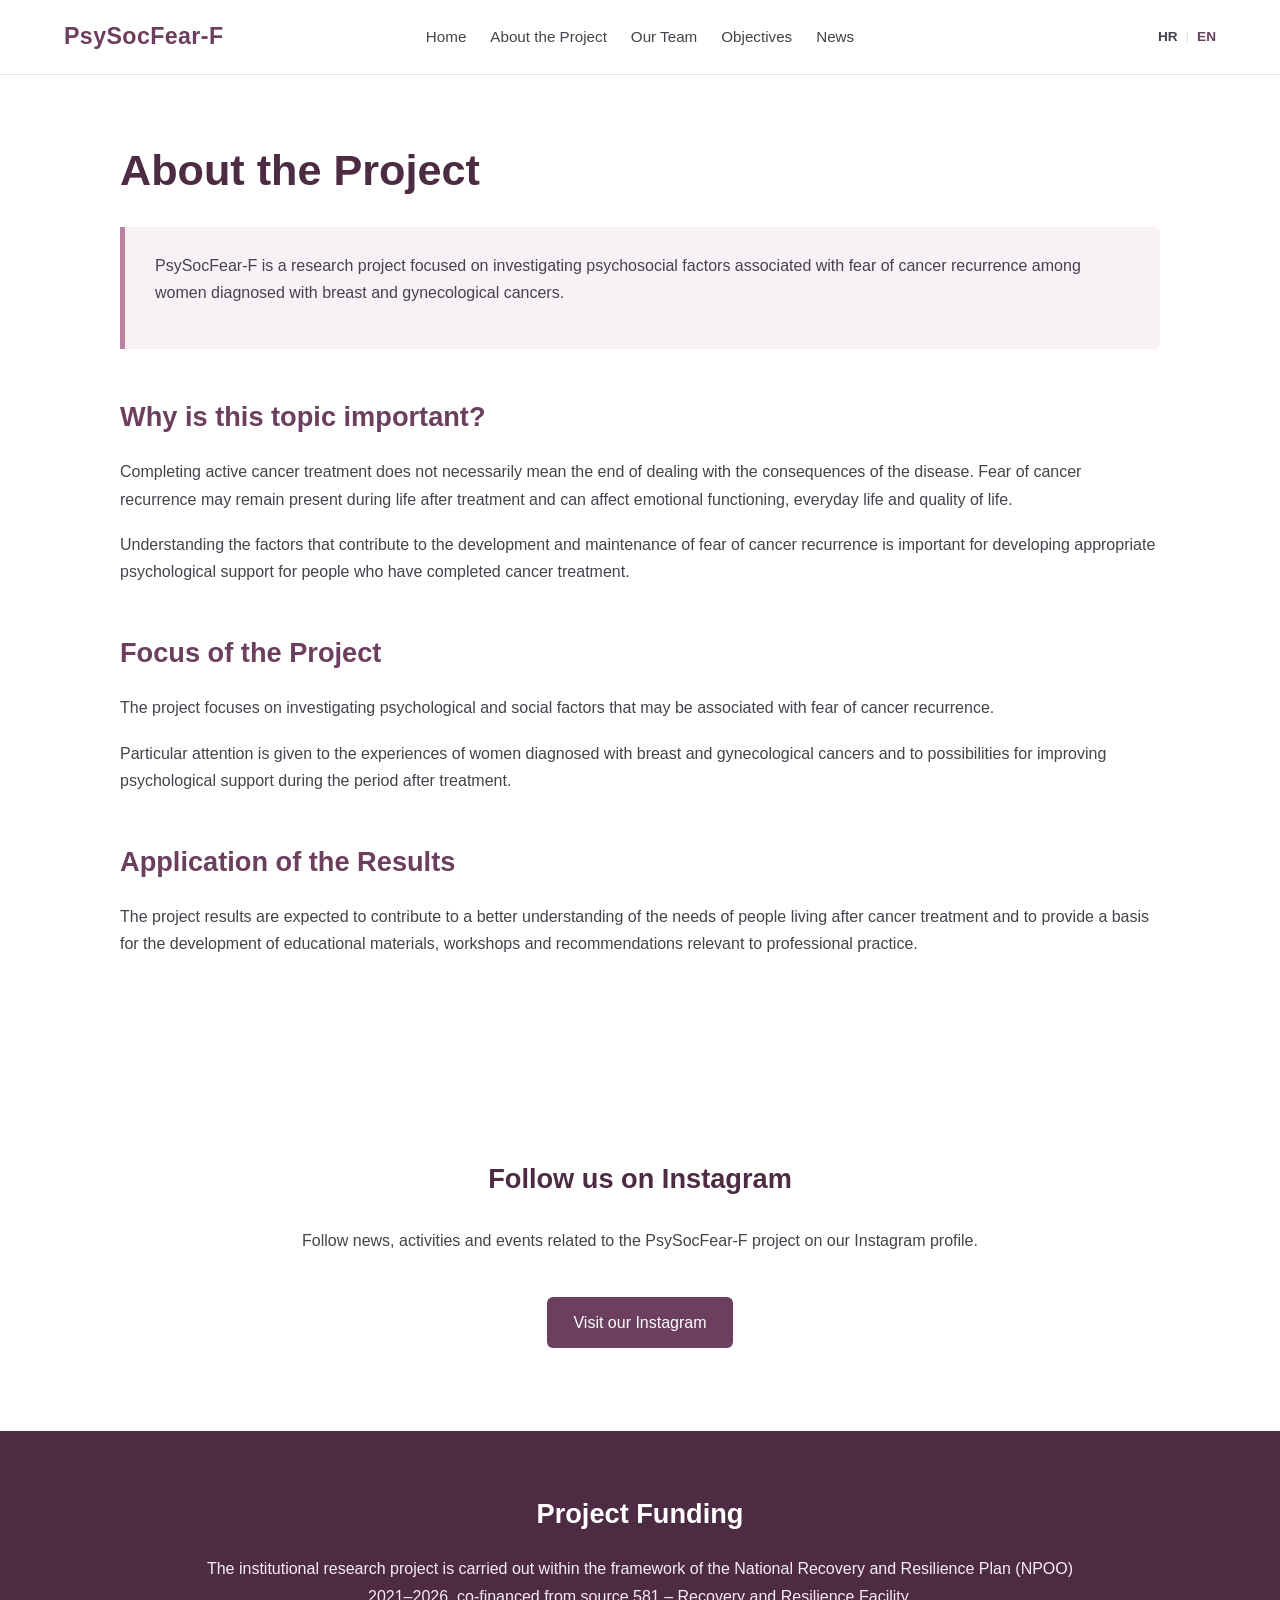
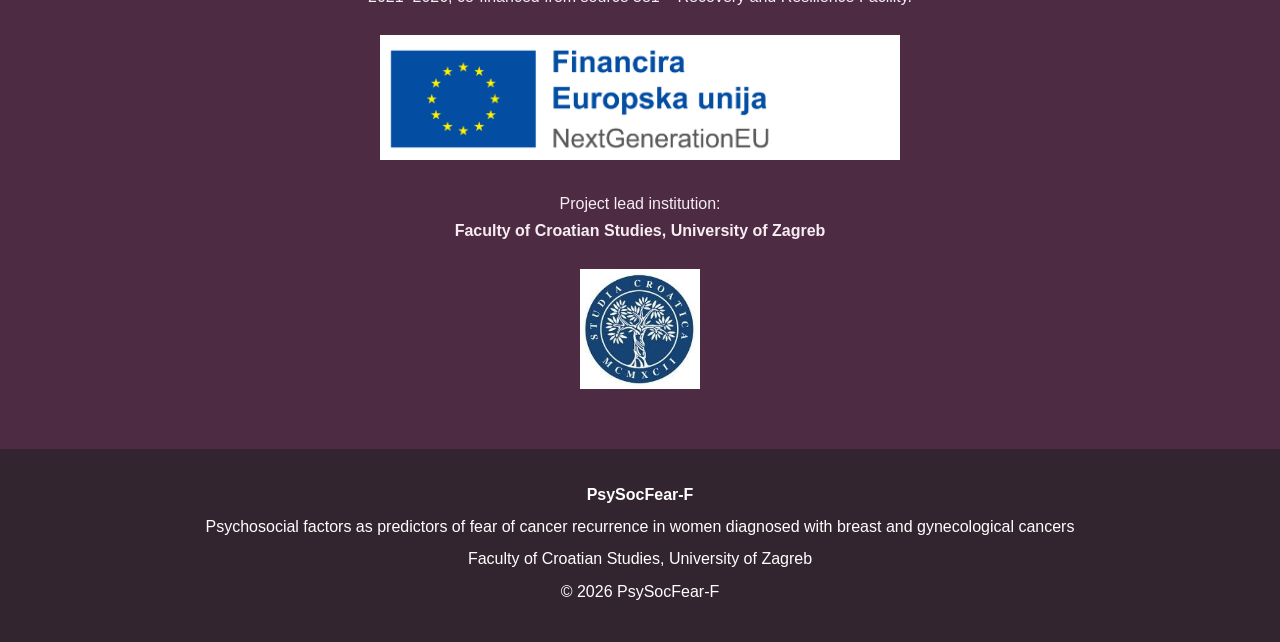
<file: o-projektu-en.html>
<!DOCTYPE html>

<html lang="en">

<head>

    <meta charset="UTF-8">

    <meta name="viewport" content="width=device-width, initial-scale=1.0">

    <title>About the Project | PsySocFear-F</title>

    <link rel="stylesheet" href="style.css">

</head>


<body>


<header>

    <nav>

        <div class="logo">
            PsySocFear-F
        </div>


        <ul>

            <li>
                <a href="index-en.html">Home</a>
            </li>

            <li>
                <a href="o-projektu-en.html">About the Project</a>
            </li>

            <li>
                <a href="tim-en.html">Our Team</a>
            </li>

            <li>
                <a href="ciljevi-en.html">Objectives</a>
            </li>

            <li>
                <a href="obavijesti-en.html">News</a>
            </li>

        </ul>


        <!-- JEZIK -->

        <div class="language-switch">

            <a href="o-projektu.html">
                HR
            </a>

            <span class="language-divider">
                |
            </span>

            <a href="o-projektu-en.html" class="active">
                EN
            </a>

        </div>

    </nav>

</header>



<main>


    <h1>
        About the Project
    </h1>


    <div class="highlight">

        <p>
            PsySocFear-F is a research project focused on investigating
            psychosocial factors associated with fear of cancer recurrence
            among women diagnosed with breast and gynecological cancers.
        </p>

    </div>



    <h2>
        Why is this topic important?
    </h2>


    <p>
        Completing active cancer treatment does not necessarily mean the
        end of dealing with the consequences of the disease. Fear of cancer
        recurrence may remain present during life after treatment and can
        affect emotional functioning, everyday life and quality of life.
    </p>


    <p>
        Understanding the factors that contribute to the development and
        maintenance of fear of cancer recurrence is important for developing
        appropriate psychological support for people who have completed
        cancer treatment.
    </p>



    <h2>
        Focus of the Project
    </h2>


    <p>
        The project focuses on investigating psychological and social factors
        that may be associated with fear of cancer recurrence.
    </p>


    <p>
        Particular attention is given to the experiences of women diagnosed
        with breast and gynecological cancers and to possibilities for
        improving psychological support during the period after treatment.
    </p>



    <h2>
        Application of the Results
    </h2>


    <p>
        The project results are expected to contribute to a better
        understanding of the needs of people living after cancer treatment
        and to provide a basis for the development of educational materials,
        workshops and recommendations relevant to professional practice.
    </p>


</main>



<!-- INSTAGRAM -->

<section class="intro">


    <div class="section-content">

        <h2 class="section-title">
            Follow us on Instagram
        </h2>


        <p style="text-align: center;">

            Follow news, activities and events related to the
            PsySocFear-F project on our Instagram profile.

        </p>


        <p style="text-align: center;">

            <a
                href="https://www.instagram.com/psysocfearf?stkn=bzhvOGE1ODZjZW4w"
                target="_blank"
                rel="noopener noreferrer"
                class="button"
            >
                Visit our Instagram
            </a>

        </p>

    </div>


</section>



<!-- FUNDING -->

<section class="funding">


    <div class="section-content">

        <h2>
            Project Funding
        </h2>


        <p>
            The institutional research project is carried out within the
            framework of the National Recovery and Resilience Plan (NPOO)
            2021–2026, co-financed from source 581 – Recovery and Resilience
            Facility.
        </p>


        <div class="funding-logos">

            <img
                src="HR Financira Europska unija_POS.jpg"
                alt="Funded by the European Union"
            >

        </div>


        <p style="margin-top: 30px;">

            Project lead institution:<br>

            <strong>
                Faculty of Croatian Studies, University of Zagreb
            </strong>

        </p>


        <div class="institution-logo">

            <img
                src="logo fhs.jpg"
                alt="Faculty of Croatian Studies, University of Zagreb"
            >

        </div>

    </div>


</section>



<!-- FOOTER -->

<footer>


    <p>
        <strong>PsySocFear-F</strong>
    </p>


    <p>
        Psychosocial factors as predictors of fear of cancer recurrence
        in women diagnosed with breast and gynecological cancers
    </p>


    <p>
        Faculty of Croatian Studies, University of Zagreb
    </p>


    <p>
        © 2026 PsySocFear-F
    </p>


</footer>


</body>

</html>
</file>
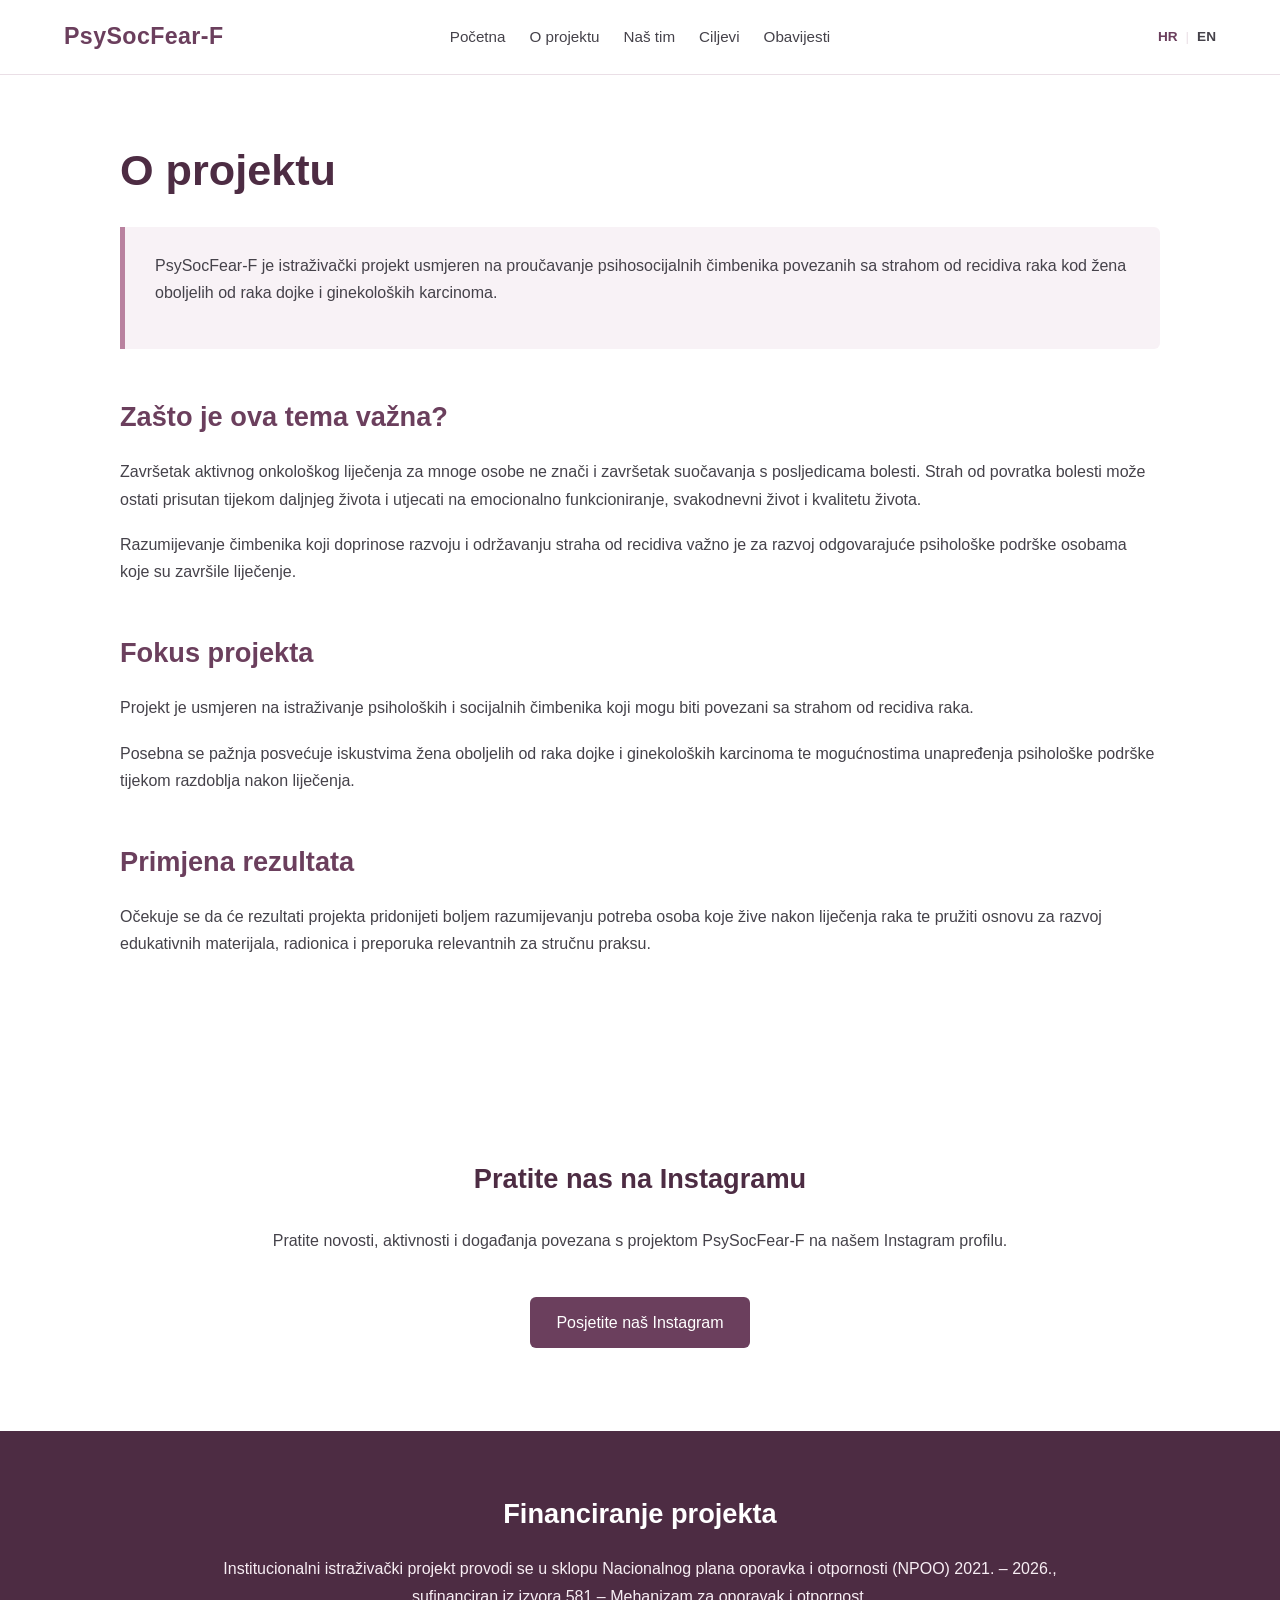
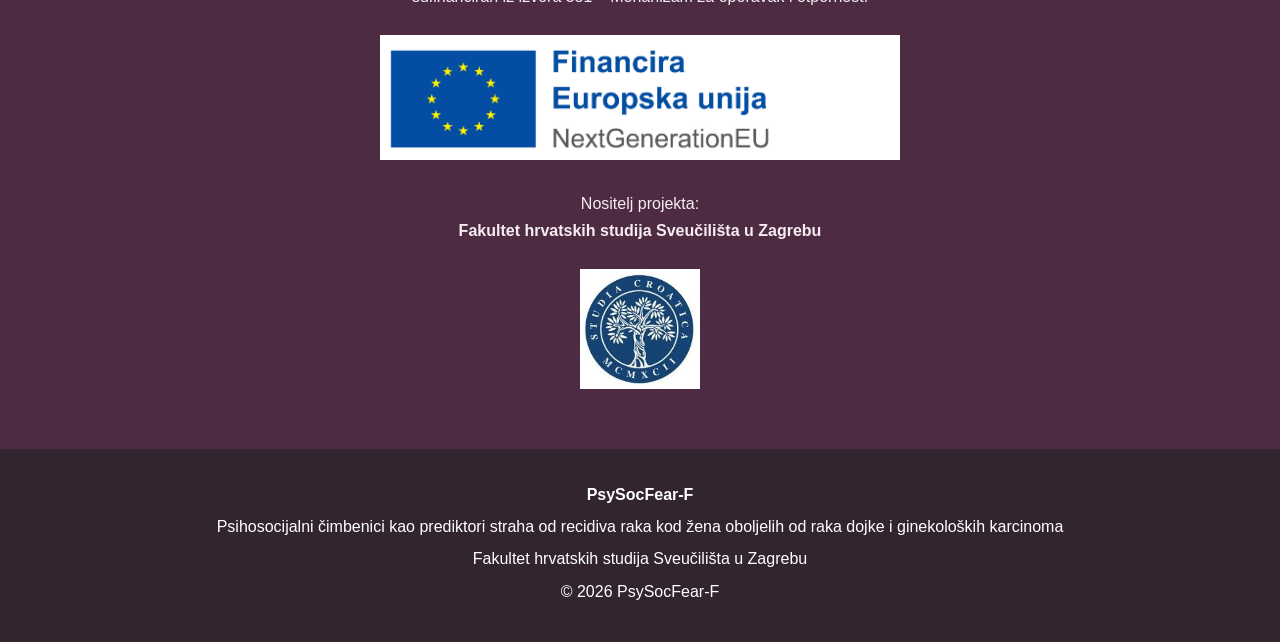
<file: o-projektu.html>
<!DOCTYPE html>
<html lang="hr">

<head>

    <meta charset="UTF-8">
    <meta name="viewport" content="width=device-width, initial-scale=1.0">

    <title>O projektu | PsySocFear-F</title>

    <link rel="stylesheet" href="style.css">

</head>


<body>


<header>

    <nav>

        <div class="logo">
            PsySocFear-F
        </div>


        <ul>

            <li>
                <a href="index.html">Početna</a>
            </li>

            <li>
                <a href="o-projektu.html">O projektu</a>
            </li>

            <li>
                <a href="tim.html">Naš tim</a>
            </li>

            <li>
                <a href="ciljevi.html">Ciljevi</a>
            </li>

            <li>
                <a href="obavijesti.html">Obavijesti</a>
            </li>

        </ul>


        <div class="language-switch">

            <a href="o-projektu.html" class="active">
                HR
            </a>

            <span class="language-divider">
                |
            </span>

            <a href="o-projektu-en.html">
                EN
            </a>

        </div>

    </nav>

</header>



<main>


    <h1>
        O projektu
    </h1>


    <div class="highlight">

        <p>
            PsySocFear-F je istraživački projekt usmjeren na proučavanje
            psihosocijalnih čimbenika povezanih sa strahom od recidiva raka
            kod žena oboljelih od raka dojke i ginekoloških karcinoma.
        </p>

    </div>



    <h2>
        Zašto je ova tema važna?
    </h2>


    <p>
        Završetak aktivnog onkološkog liječenja za mnoge osobe ne znači i
        završetak suočavanja s posljedicama bolesti. Strah od povratka bolesti
        može ostati prisutan tijekom daljnjeg života i utjecati na emocionalno
        funkcioniranje, svakodnevni život i kvalitetu života.
    </p>


    <p>
        Razumijevanje čimbenika koji doprinose razvoju i održavanju straha od
        recidiva važno je za razvoj odgovarajuće psihološke podrške osobama
        koje su završile liječenje.
    </p>



    <h2>
        Fokus projekta
    </h2>


    <p>
        Projekt je usmjeren na istraživanje psiholoških i socijalnih čimbenika
        koji mogu biti povezani sa strahom od recidiva raka.
    </p>


    <p>
        Posebna se pažnja posvećuje iskustvima žena oboljelih od raka dojke
        i ginekoloških karcinoma te mogućnostima unapređenja psihološke
        podrške tijekom razdoblja nakon liječenja.
    </p>



    <h2>
        Primjena rezultata
    </h2>


    <p>
        Očekuje se da će rezultati projekta pridonijeti boljem razumijevanju
        potreba osoba koje žive nakon liječenja raka te pružiti osnovu za
        razvoj edukativnih materijala, radionica i preporuka relevantnih za
        stručnu praksu.
    </p>


</main>



<!-- INSTAGRAM -->

<section class="intro">

    <div class="section-content">

        <h2 class="section-title">
            Pratite nas na Instagramu
        </h2>


        <p style="text-align: center;">

            Pratite novosti, aktivnosti i događanja povezana
            s projektom PsySocFear-F na našem Instagram profilu.

        </p>


        <p style="text-align: center;">

            <a
                href="https://www.instagram.com/psysocfearf?stkn=bzhvOGE1ODZjZW4w"
                target="_blank"
                rel="noopener noreferrer"
                class="button"
            >
                Posjetite naš Instagram
            </a>

        </p>

    </div>

</section>



<!-- FINANCIRANJE -->

<section class="funding">

    <div class="section-content">

        <h2>
            Financiranje projekta
        </h2>


        <p>
            Institucionalni istraživački projekt provodi se u sklopu
            Nacionalnog plana oporavka i otpornosti (NPOO) 2021. – 2026.,
            sufinanciran iz izvora 581 – Mehanizam za oporavak i otpornost.
        </p>


        <div class="funding-logos">

            <img
                src="HR Financira Europska unija_POS.jpg"
                alt="Financira Europska unija"
            >

        </div>


        <p style="margin-top: 30px;">

            Nositelj projekta:<br>

            <strong>
                Fakultet hrvatskih studija Sveučilišta u Zagrebu
            </strong>

        </p>


        <div class="institution-logo">

            <img
                src="logo fhs.jpg"
                alt="Fakultet hrvatskih studija Sveučilišta u Zagrebu"
            >

        </div>

    </div>

</section>



<!-- PODNOŽJE -->

<footer>

    <p>
        <strong>PsySocFear-F</strong>
    </p>


    <p>
        Psihosocijalni čimbenici kao prediktori straha od recidiva raka
        kod žena oboljelih od raka dojke i ginekoloških karcinoma
    </p>


    <p>
        Fakultet hrvatskih studija Sveučilišta u Zagrebu
    </p>


    <p>
        © 2026 PsySocFear-F
    </p>

</footer>


</body>

</html>
</file>
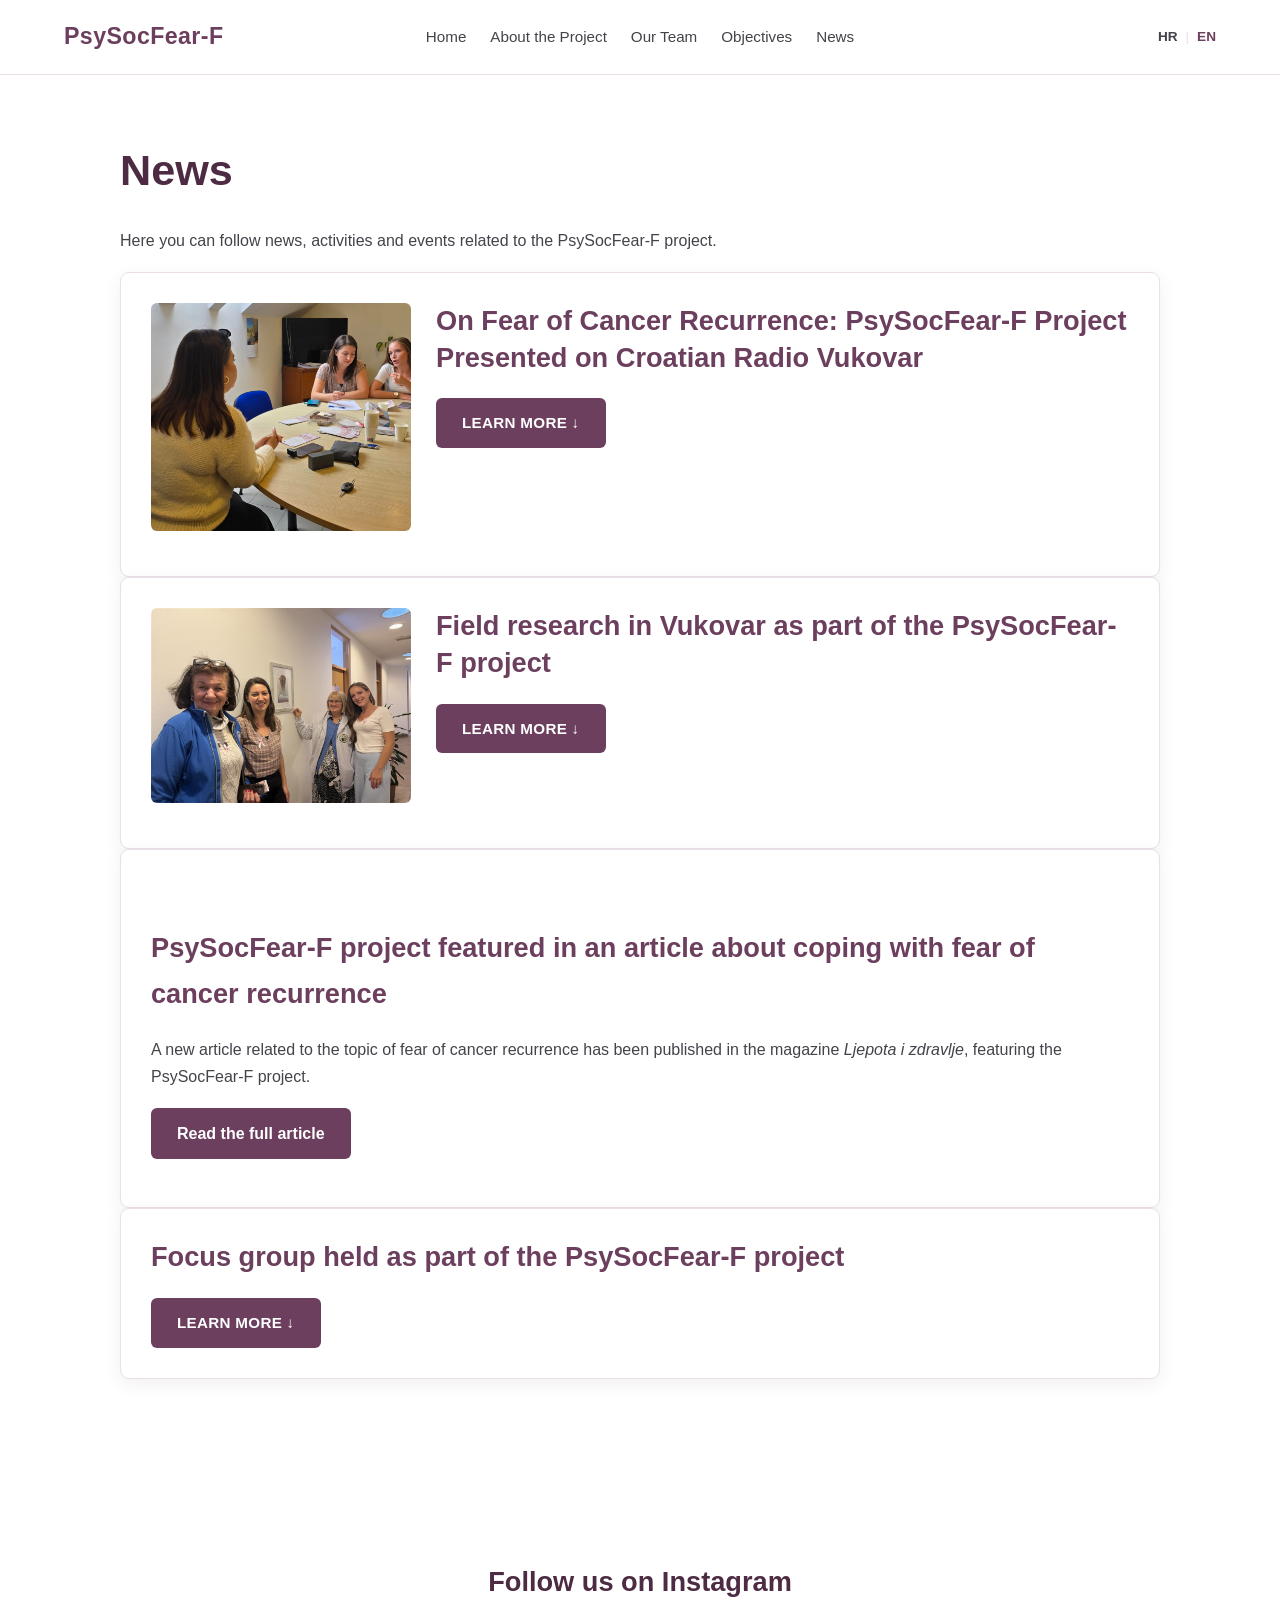
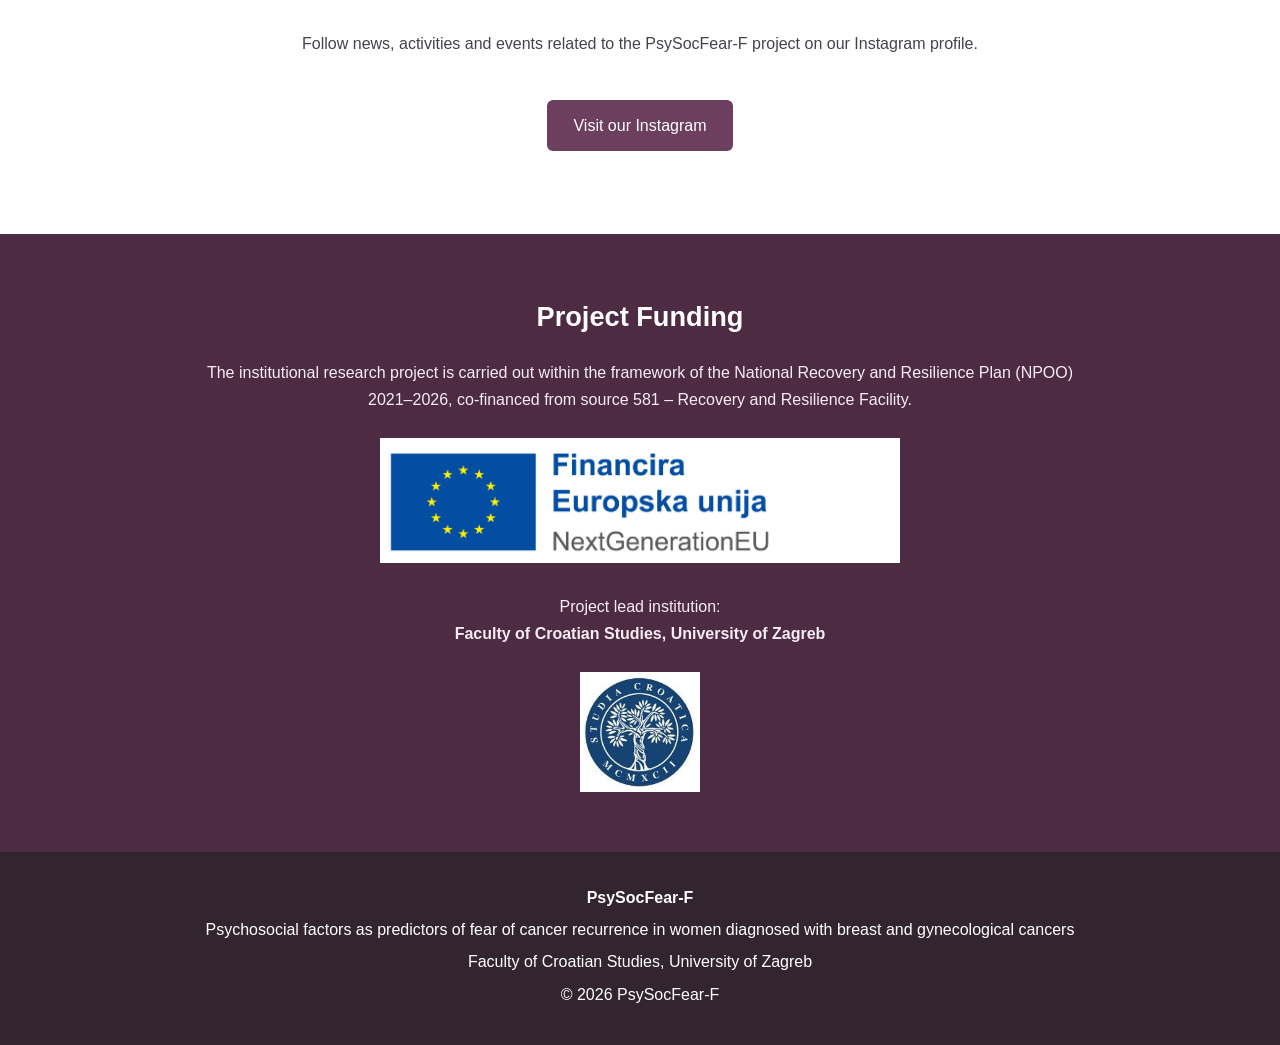
<file: obavijesti-en.html>
<!DOCTYPE html>

<html lang="en">

<head>

<meta charset="UTF-8">

<meta name="viewport" content="width=device-width, initial-scale=1.0">

<title>News | PsySocFear-F</title>

<link rel="stylesheet" href="style.css">


<style>

    .news-card details summary {
        cursor: pointer;
        list-style: none;
        display: block;
        text-align: left;
    }


    .news-card details summary::-webkit-details-marker {
        display: none;
    }


    .news-title {
        display: block;
        font-size: 1.7rem;
        font-weight: 700;
        line-height: 1.35;
        color: #6b3f5d;
        margin-bottom: 22px;
    }


    .more-button {
        display: inline-block;
        padding: 12px 26px;
        border: 0;
        border-radius: 6px;
        background: #6b3f5d;
        color: white;
        font-size: 0.95rem;
        font-weight: 700;
        letter-spacing: 0.3px;
    }


    .more-button:hover {
        background: #4d2c43;
    }


    .news-text {
        margin-top: 25px;
        padding-top: 20px;
        border-top: 1px solid #eadfe6;
    }


    .close-text {
        display: block;
        margin-top: 25px;
        padding: 0;
        border: 0;
        background: none;
        text-align: left;
        color: #6b3f5d;
        font-weight: 700;
        font-size: 1rem;
        cursor: pointer;
    }


    .close-text:hover {
        color: #4d2c43;
    }


    .article-button {
        display: inline-block;
        padding: 12px 26px;
        background: #6b3f5d;
        color: white;
        text-decoration: none;
        border-radius: 6px;
        font-weight: 700;
    }


    .article-button:hover {
        background: #4d2c43;
    }


    /* =========================
       NEWS IMAGES - LEFT
       ========================= */

    .vukovar-news-image,
    .hrv-news-image {
        width: 260px;
        max-width: 40%;
        height: auto;

        float: left;

        margin: 0 25px 15px 0;

        border-radius: 6px;
    }


    /* TEXT WRAPS AROUND IMAGE */

    .vukovar-news,
    .hrv-news {
        overflow: hidden;
    }


    .vukovar-news .news-text,
    .hrv-news .news-text {
        overflow: visible;
    }


    /* =========================
       MOBILE
       ========================= */

    @media (max-width: 800px) {

        .vukovar-news-image,
        .hrv-news-image {
            width: 100%;
            max-width: 100%;

            float: none;

            display: block;

            margin: 0 0 25px 0;
        }

    }

</style>


</head>


<body>


<header>

<nav>

    <div class="logo">
        PsySocFear-F
    </div>


    <ul>

        <li>
            <a href="index-en.html">
                Home
            </a>
        </li>


        <li>
            <a href="o-projektu-en.html">
                About the Project
            </a>
        </li>


        <li>
            <a href="tim-en.html">
                Our Team
            </a>
        </li>


        <li>
            <a href="ciljevi-en.html">
                Objectives
            </a>
        </li>


        <li>
            <a href="obavijesti-en.html">
                News
            </a>
        </li>

    </ul>


    <!-- LANGUAGE -->

    <div class="language-switch">

        <a href="obavijesti.html">
            HR
        </a>

        <span class="language-divider">
            |
        </span>

        <a href="obavijesti-en.html" class="active">
            EN
        </a>

    </div>

</nav>

</header>


<main>


<h1>
    News
</h1>


<p>
    Here you can follow news, activities and events related to
    the PsySocFear-F project.
</p>



<!-- CROATIAN RADIO VUKOVAR -->

<article class="card news-card hrv-news">

    <img
        src="Fotografija - HRV.jpg"
        alt="PsySocFear-F project presented on Croatian Radio Vukovar"
        class="hrv-news-image"
    >


    <details>

        <summary>

            <span class="news-title">
                On Fear of Cancer Recurrence: PsySocFear-F Project Presented on Croatian Radio Vukovar
            </span>


            <span class="more-button">
                LEARN MORE ↓
            </span>

        </summary>


        <div class="news-text">

            <p>
                Following the field activities conducted in Vukovar, we also spoke to
                Croatian Radio Vukovar (HRV) about the topic addressed within the project
                <em>
                    Psychosocial factors as predictors of fear of cancer recurrence in women
                    diagnosed with breast and gynecological cancers (PsySocFear-F)
                </em>.
            </p>


            <p>
                Associate Professor Ana Petak, PhD, and Dora Korać, PhD, gave a statement
                to Croatian Radio Vukovar, which was subsequently published as an article
                entitled
                <em>
                    “Izvukla si živu glavu, budi sretna”
                </em>
                (“You survived, be grateful”) .
                Thanks to the radio station's interest in the topic, it was also presented
                in several different HRV programmes, bringing the issue of fear of cancer
                recurrence closer to the wider public.
            </p>


            <p>
                The conversation focused particularly on women's experiences after completing
                cancer treatment, the sense of uncertainty that may accompany the period
                following therapy, and the fact that completing treatment does not necessarily
                mean the end of fears and concerns related to the illness.
                Understanding these experiences is one of the important aspects of our project.
                Media visibility is important to us because it enables this topic to be discussed
                more openly beyond academic and healthcare settings, and allows information about
                the research and opportunities to participate to reach as many interested women
                and members of the wider public as possible.
            </p>


            <p>
                We would like to thank Croatian Radio Vukovar for its interest in this topic
                and for the opportunity to open up a space for conversation about women's
                experiences after cancer treatment.
            </p>


            <p>
                The full article is available on the Croatian Radio Vukovar website:
            </p>


            <p>

                <a
                    href="https://www.hrv.hr/mix-zona/izvukla-si-zivu-glavu-budi-sretna-i-zasto-strah-od-povratka-raka-ne-prestaje-s-posljednjom-kemoterapijom"
                    target="_blank"
                    rel="noopener noreferrer"
                    class="article-button"
                >
                    Read the full article
                </a>

            </p>


            <button
                type="button"
                class="close-text"
                onclick="this.closest('details').open = false;"
            >
                HIDE TEXT ↑
            </button>

        </div>

    </details>

</article>



<!-- VUKOVAR NEWS ITEM -->

<article class="card news-card vukovar-news">

    <img
        src="terensko-istrazivanje-vukovar-psysocfear-f.jpg"
        alt="Field research in Vukovar as part of the PsySocFear-F project"
        class="vukovar-news-image"
    >


    <details>

        <summary>

            <span class="news-title">
                Field research in Vukovar as part of the PsySocFear-F project
            </span>


            <span class="more-button">
                LEARN MORE ↓
            </span>

        </summary>


        <div class="news-text">

            <p>
                <strong>24 September 2026</strong>
            </p>


            <p>
                With the beginning of autumn, we are continuing our field
                activities as part of the project
                <em>
                    Psychosocial factors as predictors of fear of cancer
                    recurrence in women diagnosed with breast and
                    gynecological cancers (PsySocFear-F)
                </em>,
                led by Associate Professor Lovorka Brajković, PhD.
            </p>


            <p>
                The project focuses on gaining a better understanding of
                the factors that contribute to fear of cancer recurrence,
                with the aim, among other things, of contributing to the
                development of higher-quality psychological support and
                the preparation of educational materials and
                recommendations for professional practice.
            </p>


            <p>
                The research is conducted using both qualitative and
                quantitative approaches, and this time our field research
                took us to Vukovar.
            </p>


            <p>
                Our visit to Vukovar was organised by our valued external
                collaborator, Professor Marijana Braš, PhD, who has been
                working with oncology patients from this area for many
                years.
            </p>


            <p>
                Associate Professor Ana Petak, PhD and Dora Korać, PhD,
                spent several productive days in the field, receiving
                an exceptionally warm welcome and valuable support from
                Dr Jadranka Ban and Ms Svjetlana Dželalija Kovačić,
                President of the Association of Croatian Homeland War
                Veterans.
            </p>


            <p>
                With their help in organising the space and bringing
                participants together, two focus groups were conducted.
                The meetings took place in an open and stimulating
                atmosphere, and the participants showed great willingness
                to talk and share their own experiences.
            </p>


            <p>
                It was particularly meaningful for us to hear that the
                meetings themselves provided participants with an
                opportunity to exchange advice and a sense that their
                opinions and perspectives were recognised and valued.
            </p>


            <p>
                We believe that the collected data will make a valuable
                contribution to further research, as well as provide a
                basis for developing possible interventions and activities
                that could be implemented in practice in the future.
            </p>


            <p>
                During our stay in Vukovar, we also presented the project,
                distributed promotional materials and further expanded
                the invitation to participate in the research.
            </p>


            <p>
                We are particularly pleased that the Association has
                expressed its willingness to host us during the workshops
                that we plan to conduct in the new project year.
            </p>


            <p>
                Dr Jadranka Ban and Ms Svjetlana Dželalija Kovačić also
                connected us with numerous new contacts, opening up
                opportunities for further cooperation and the
                implementation of project activities in the field.
            </p>


            <p>
                We would like to thank them for their hospitality, support
                and trust, as well as all the participants who contributed
                to the research through their participation and openness.
            </p>


            <p>
                We look forward to new meetings and hope to share new
                field reports with you soon!
            </p>


            <button
                type="button"
                class="close-text"
                onclick="this.closest('details').open = false;"
            >
                HIDE TEXT ↑
            </button>

        </div>

    </details>

</article>



<!-- FIRST NEWS ITEM -->

<article class="card">

    <h2>
        PsySocFear-F project featured in an article about coping
        with fear of cancer recurrence
    </h2>


    <p>
        A new article related to the topic of fear of cancer
        recurrence has been published in the magazine
        <em>Ljepota i zdravlje</em>, featuring the PsySocFear-F
        project.
    </p>


    <p>

        <a
            href="https://www.ljepotaizdravlje.hr/strah-od-recidiva-raka-nakon-lijecenja/"
            target="_blank"
            rel="noopener noreferrer"
            class="article-button"
        >
            Read the full article
        </a>

    </p>

</article>



<!-- SECOND NEWS ITEM -->

<article class="card news-card">

    <details>

        <summary>

            <span class="news-title">
                Focus group held as part of the PsySocFear-F project
            </span>


            <span class="more-button">
                LEARN MORE ↓
            </span>

        </summary>


        <div class="news-text">

            <p>
                This week, on 21 July 2026, Associate Professor
                Ana Petak, PhD and Dora Korać, MA in Psychology,
                conducted the first of a series of planned qualitative
                research activities as part of the project
                <em>
                    Psychosocial factors as predictors of fear of
                    cancer recurrence in women diagnosed with breast
                    and gynecological cancers (PsySocFear-F).
                </em>
            </p>


            <p>
                The project is an interdisciplinary project of the
                Faculty of Croatian Studies, funded by the European
                Union (<em>NextGenerationEU</em>), with a research
                team comprising researchers and professionals from
                different fields.
            </p>


            <p>
                The aim of the project is to investigate psychological
                and social factors associated with fear of cancer
                recurrence and to contribute to the development of
                high-quality psychological support for women and their
                families, educational materials, recommendations for
                professional practice and education for professionals.
            </p>


            <p>
                The research was conducted in Osijek, where participants
                openly shared their experiences from the moment of
                diagnosis, through the period of active treatment, to
                the challenges of everyday life after completing therapy.
            </p>


            <p>
                We gained valuable insights into their needs during and
                after treatment, which will provide an important basis
                for shaping upcoming project activities according to
                the real needs of the women involved.
            </p>


            <button
                type="button"
                class="close-text"
                onclick="this.closest('details').open = false;"
            >
                HIDE TEXT ↑
            </button>

        </div>

    </details>

</article>


</main>



<!-- INSTAGRAM -->

<section class="intro">


<div class="section-content">

    <h2 class="section-title">
        Follow us on Instagram
    </h2>


    <p style="text-align: center;">

        Follow news, activities and events related to the
        PsySocFear-F project on our Instagram profile.

    </p>


    <p style="text-align: center;">

        <a
            href="https://www.instagram.com/psysocfearf?stkn=bzhvOGE1ODZjZW4w"
            target="_blank"
            rel="noopener noreferrer"
            class="button"
        >
            Visit our Instagram
        </a>

    </p>

</div>


</section>



<!-- FUNDING -->

<section class="funding">


<div class="section-content">

    <h2>
        Project Funding
    </h2>


    <p>
        The institutional research project is carried out within the
        framework of the National Recovery and Resilience Plan (NPOO)
        2021–2026, co-financed from source 581 – Recovery and Resilience
        Facility.
    </p>


    <div class="funding-logos">

        <img
            src="HR Financira Europska unija_POS.jpg"
            alt="Funded by the European Union"
        >

    </div>


    <p style="margin-top: 30px;">

        Project lead institution:<br>

        <strong>
            Faculty of Croatian Studies, University of Zagreb
        </strong>

    </p>


    <div class="institution-logo">

        <img
            src="logo fhs.jpg"
            alt="Faculty of Croatian Studies, University of Zagreb"
        >

    </div>

</div>


</section>



<!-- FOOTER -->

<footer>


<p>
    <strong>PsySocFear-F</strong>
</p>


<p>
    Psychosocial factors as predictors of fear of cancer recurrence
    in women diagnosed with breast and gynecological cancers
</p>


<p>
    Faculty of Croatian Studies, University of Zagreb
</p>


<p>
    © 2026 PsySocFear-F
</p>


</footer>


</body>

</html>
</file>
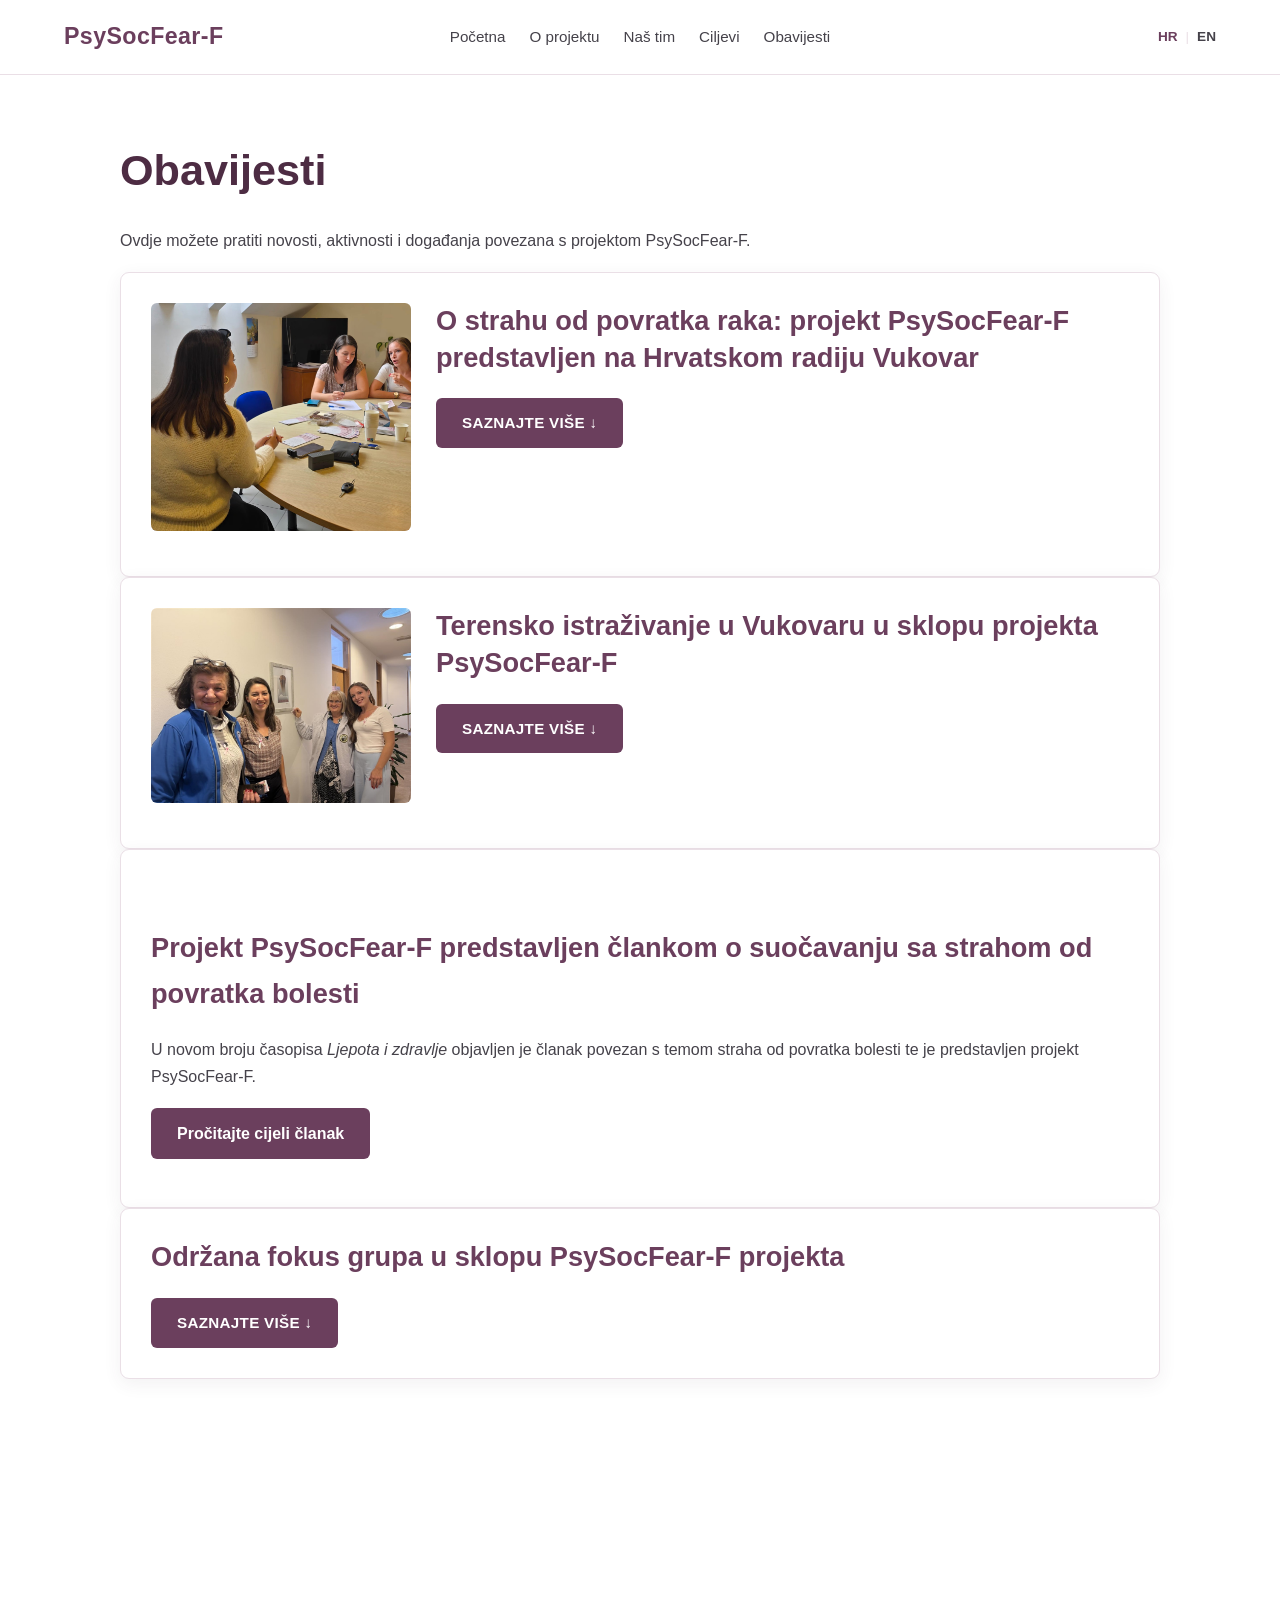
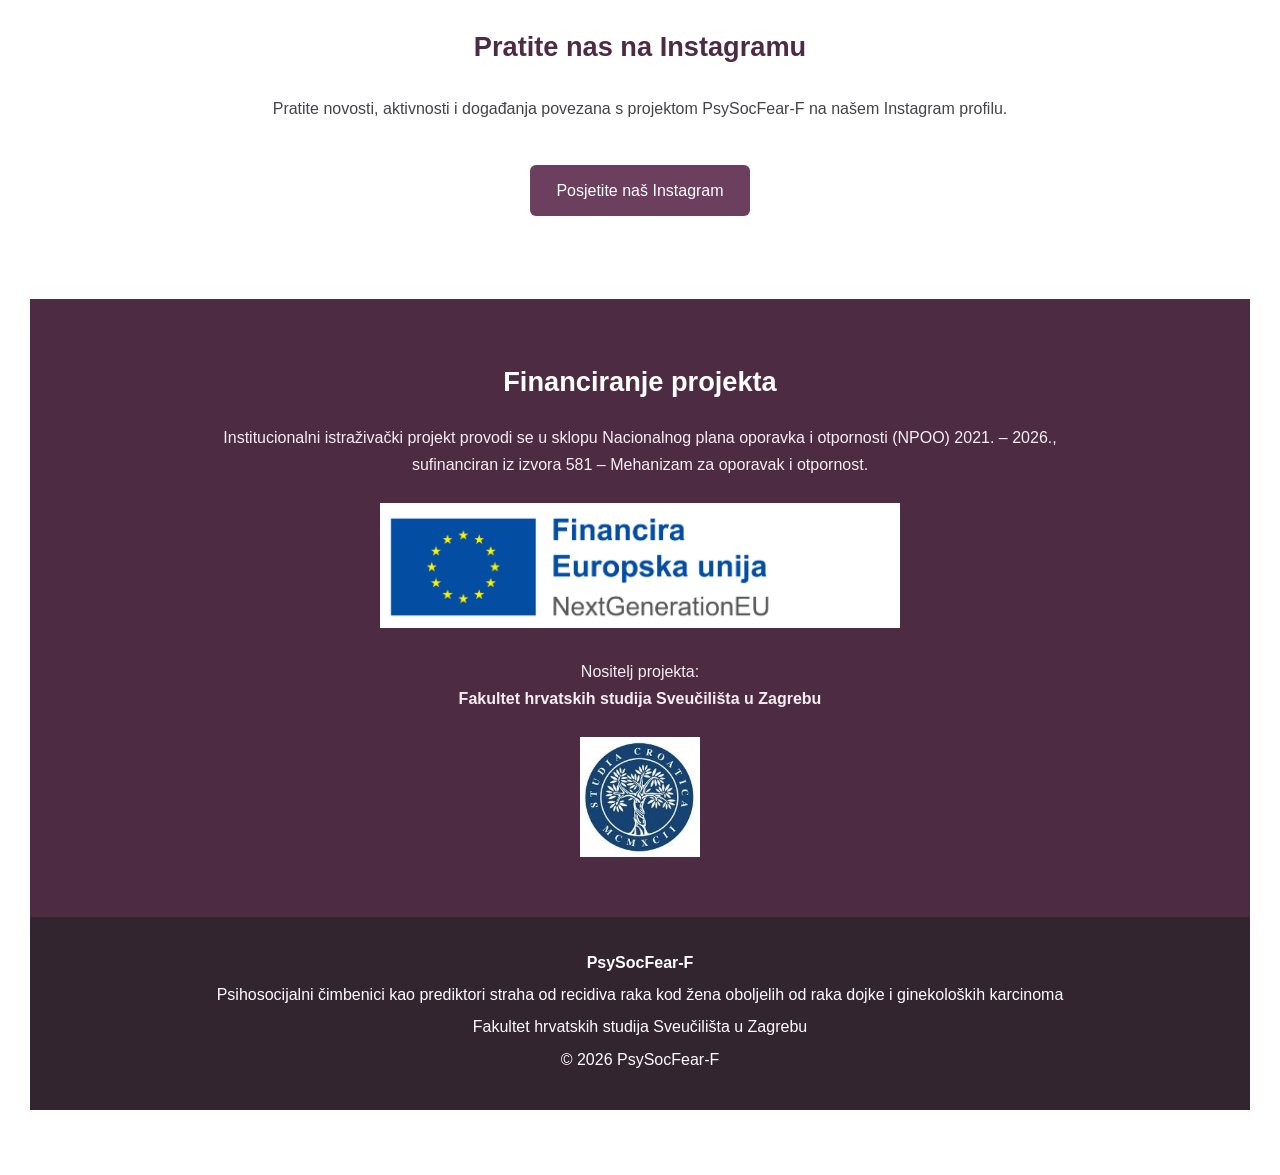
<file: obavijesti.html>
<!DOCTYPE html>

<html lang="hr">

<head>

<meta charset="UTF-8">

<meta name="viewport" content="width=device-width, initial-scale=1.0">

<title>Obavijesti | PsySocFear-F</title>

<link rel="stylesheet" href="style.css">


<style>

    .news-card details summary {
        cursor: pointer;
        list-style: none;
        display: block;
        text-align: left;
    }


    .news-card details summary::-webkit-details-marker {
        display: none;
    }


    .news-title {
        display: block;
        font-size: 1.7rem;
        font-weight: 700;
        line-height: 1.35;
        color: #6b3f5d;
        margin-bottom: 22px;
    }


    .more-button {
        display: inline-block;
        padding: 12px 26px;
        border: 0;
        border-radius: 6px;
        background: #6b3f5d;
        color: white;
        font-size: 0.95rem;
        font-weight: 700;
        letter-spacing: 0.3px;
    }


    .more-button:hover {
        background: #4d2c43;
    }


    .news-text {
        margin-top: 25px;
        padding-top: 20px;
        border-top: 1px solid #eadfe6;
    }


    .close-text {
        display: block;
        margin-top: 25px;
        padding: 0;
        border: 0;
        background: none;
        text-align: left;
        color: #6b3f5d;
        font-weight: 700;
        font-size: 1rem;
        cursor: pointer;
    }


    .close-text:hover {
        color: #4d2c43;
    }


    .article-button {
        display: inline-block;
        padding: 12px 26px;
        background: #6b3f5d;
        color: white;
        text-decoration: none;
        border-radius: 6px;
        font-weight: 700;
    }


    .article-button:hover {
        background: #4d2c43;
    }


    /* =========================
       SLIKE LIJEVO
       ========================= */

    .vukovar-news-image,
    .hrv-news-image {
        width: 260px;
        max-width: 40%;
        height: auto;

        float: left;

        margin: 0 25px 15px 0;

        border-radius: 6px;
    }


    /* OMOGUĆUJE DA SE TEKST OMATA OKO SLIKE */

    .vukovar-news,
    .hrv-news {
        overflow: hidden;
    }


    .vukovar-news .news-text,
    .hrv-news .news-text {
        overflow: visible;
    }


    /* =========================
       MOBITEL
       ========================= */

    @media (max-width: 800px) {

        .vukovar-news-image,
        .hrv-news-image {
            width: 100%;
            max-width: 100%;

            float: none;

            display: block;

            margin: 0 0 25px 0;
        }

    }

</style>


</head>


<body>


<header>

<nav>

    <div class="logo">
        PsySocFear-F
    </div>


    <ul>

        <li>
            <a href="index.html">
                Početna
            </a>
        </li>


        <li>
            <a href="o-projektu.html">
                O projektu
            </a>
        </li>


        <li>
            <a href="tim.html">
                Naš tim
            </a>
        </li>


        <li>
            <a href="ciljevi.html">
                Ciljevi
            </a>
        </li>


        <li>
            <a href="obavijesti.html">
                Obavijesti
            </a>
        </li>

    </ul>


    <!-- JEZIK -->

    <div class="language-switch">

        <a href="obavijesti.html" class="active">
            HR
        </a>

        <span class="language-divider">
            |
        </span>

        <a href="obavijesti-en.html">
            EN
        </a>

    </div>

</nav>

</header>


<main>


<h1>
    Obavijesti
</h1>


<p>
    Ovdje možete pratiti novosti, aktivnosti i događanja povezana s projektom PsySocFear-F.
</p>



<!-- HRVATSKI RADIO VUKOVAR -->

<article class="card news-card hrv-news">

    <img
        src="Fotografija - HRV.jpg"
        alt="Predstavljanje projekta PsySocFear-F na Hrvatskom radiju Vukovar"
        class="hrv-news-image"
    >


    <details>

        <summary>

            <span class="news-title">
                O strahu od povratka raka: projekt PsySocFear-F predstavljen na Hrvatskom radiju Vukovar
            </span>


            <span class="more-button">
                SAZNAJTE VIŠE ↓
            </span>

        </summary>


        <div class="news-text">

            <p>
                Nakon provedenih terenskih aktivnosti u Vukovaru, o temi kojom se bavimo u sklopu projekta
                „Psihosocijalni čimbenici kao prediktori straha od recidiva raka kod žena oboljelih od raka dojke
                i ginekoloških karcinoma“ (PsySocFear-F) govorili smo i za Hrvatski radio Vukovar (HRV).
            </p>


            <p>
                Doc. dr. sc. Ana Petak i dr. sc. Dora Korać dale su izjavu za Hrvatski radio Vukovar,
                koja je potom pretočena u članak „Izvukla si živu glavu, budi sretna“.
                Tema je, zahvaljujući interesu radija, predstavljena i u nekoliko različitih emisija HRV-a,
                čime je problem straha od recidiva raka dodatno približen široj javnosti.
            </p>


            <p>
                U razgovoru se posebno govorilo o iskustvima žena nakon završenog onkološkog liječenja,
                osjećaju nesigurnosti koji može pratiti razdoblje nakon terapije te činjenici da završetak
                liječenja ne znači nužno i kraj strahova i briga povezanih s bolešću.
                Upravo je razumijevanje tih iskustava jedan od važnih aspekata našeg projekta.
                Medijska vidljivost projekta važna nam je jer omogućuje da se o ovoj temi govori otvorenije
                i izvan akademskog i zdravstvenog konteksta te da informacije o istraživanju i mogućnostima
                sudjelovanja dođu do što većeg broja zainteresiranih žena i šire javnosti.
            </p>


            <p>
                Zahvaljujemo Hrvatskom radiju Vukovar na interesu za temu i na prilici da zajedno otvorimo
                prostor za razgovor o iskustvima žena nakon liječenja raka.
            </p>


            <p>
                Cijeli članak dostupan je na mrežnim stranicama Hrvatskog radija Vukovar:
            </p>


            <p>

                <a
                    href="https://www.hrv.hr/mix-zona/izvukla-si-zivu-glavu-budi-sretna-i-zasto-strah-od-povratka-raka-ne-prestaje-s-posljednjom-kemoterapijom"
                    target="_blank"
                    rel="noopener noreferrer"
                    class="article-button"
                >
                    Pročitajte cijeli članak
                </a>

            </p>


            <button
                type="button"
                class="close-text"
                onclick="this.closest('details').open = false;"
            >
                SAKRIJ TEKST ↑
            </button>

        </div>

    </details>

</article>



<!-- VUKOVAR -->

<article class="card news-card vukovar-news">

    <img
        src="terensko-istrazivanje-vukovar-psysocfear-f.jpg"
        alt="Terensko istraživanje u Vukovaru u sklopu projekta PsySocFear-F"
        class="vukovar-news-image"
    >


    <details>

        <summary>

            <span class="news-title">
                Terensko istraživanje u Vukovaru u sklopu projekta PsySocFear-F
            </span>


            <span class="more-button">
                SAZNAJTE VIŠE ↓
            </span>

        </summary>


        <div class="news-text">

            <p>
                <strong>24. 9. 2026.</strong>
            </p>


            <p>
                S početkom jeseni nastavljamo s provedbom terenskih aktivnosti
                u sklopu projekta „Psihosocijalni čimbenici kao prediktori
                straha od recidiva raka kod žena oboljelih od raka dojke i
                ginekoloških karcinoma“ (PsySocFear-F), pod vodstvom izv. prof.
                dr. sc. Lovorke Brajković.
            </p>


            <p>
                Projekt je usmjeren na bolje razumijevanje čimbenika koji
                pridonose strahu od povratka bolesti, a cilj je, među ostalim,
                pridonijeti razvoju kvalitetnije psihološke podrške te izradi
                edukativnih materijala i preporuka za praksu.
            </p>


            <p>
                Istraživanje se provodi primjenom kvalitativnog i kvantitativnog
                pristupa, a ovoga puta nas je terensko istraživanje odvelo u
                Vukovar.
            </p>


            <p>
                Odlazak u Vukovar organizirala je naša cijenjena vanjska
                suradnica, prof. dr. sc. Marijana Braš, koja već niz godina
                surađuje s onkološkim pacijentima s ovog područja.
            </p>


            <p>
                Doc. dr. sc. Ana Petak i dr. sc. Dora Korać provele su nekoliko
                sadržajnih dana na terenu, uz iznimno srdačan prijem i vrijednu
                podršku dr. Jadranke Ban te gospođe Svjetlane Dželalija Kovačić,
                predsjednice Udruge braniteljica Domovinskog rata Republike
                Hrvatske.
            </p>


            <p>
                Uz njihovu pomoć u organizaciji prostora i okupljanju sudionica
                provedene su dvije fokus grupe. Susreti su protekli u otvorenoj
                i poticajnoj atmosferi, a sudionice su pokazale veliku spremnost
                na razgovor i dijeljenje vlastitih iskustava.
            </p>


            <p>
                Posebno nam je značilo čuti da im je sam susret pružio prostor
                za razmjenu savjeta te osjećaj da su njihova mišljenja i
                perspektive prepoznati i uvaženi.
            </p>


            <p>
                Vjerujemo da će prikupljeni podaci biti vrijedan doprinos
                daljnjem istraživačkom radu, ali i podloga za osmišljavanje
                mogućih intervencija i aktivnosti koje bi se u budućnosti mogle
                primijeniti u praksi.
            </p>


            <p>
                Boravak u Vukovaru iskoristili smo i za predstavljanje projekta,
                podjelu promotivnih materijala te dodatno širenje poziva za
                sudjelovanje u istraživanju.
            </p>


            <p>
                Posebno nas veseli što je Udruga iskazala spremnost ugostiti nas
                i tijekom radionica koje planiramo provesti u novoj projektnoj
                godini.
            </p>


            <p>
                Dr. Jadranka Ban i gospođa Svjetlana Dželalija Kovačić pritom
                su nas povezale i s brojnim novim kontaktima, otvorivši tako
                mogućnosti za daljnju suradnju i provedbu projektnih aktivnosti
                na terenu.
            </p>


            <p>
                Zahvaljujemo im na gostoprimstvu, podršci i povjerenju, kao i
                svim sudionicama koje su svojim sudjelovanjem i otvorenošću
                pridonijele provedbi istraživanja.
            </p>


            <p>
                Veselimo se novim susretima i uskoro se nadamo podijeliti s vama
                i nove izvještaje s terena!
            </p>


            <button
                type="button"
                class="close-text"
                onclick="this.closest('details').open = false;"
            >
                SAKRIJ TEKST ↑
            </button>

        </div>

    </details>

</article>



<!-- ČLANAK LJEPOTA I ZDRAVLJE -->

<article class="card">

    <h2>
        Projekt PsySocFear-F predstavljen člankom o suočavanju sa strahom od povratka bolesti
    </h2>


    <p>
        U novom broju časopisa
        <em>Ljepota i zdravlje</em>
        objavljen je članak povezan s temom straha od povratka bolesti
        te je predstavljen projekt PsySocFear-F.
    </p>


    <p>

        <a
            href="https://www.ljepotaizdravlje.hr/strah-od-recidiva-raka-nakon-lijecenja/"
            target="_blank"
            rel="noopener noreferrer"
            class="article-button"
        >
            Pročitajte cijeli članak
        </a>

    </p>

</article>



<!-- FOKUS GRUPA OSIJEK -->

<article class="card news-card">

    <details>

        <summary>

            <span class="news-title">
                Održana fokus grupa u sklopu PsySocFear-F projekta
            </span>


            <span class="more-button">
                SAZNAJTE VIŠE ↓
            </span>

        </summary>


        <div class="news-text">

            <p>
                Ovaj tjedan, 21.07.2026., doc. dr. sc. Ana Petak i
                Dora Korać, mag. psych. održale su prvo u nizu planiranih
                kvalitativnih istraživanja u sklopu projekta
                Psihosocijalni čimbenici kao prediktori straha od recidiva
                raka kod žena oboljelih od raka dojke i ginekoloških
                karcinoma (PsySocFear-F).
            </p>


            <p>
                Radi se o interdisciplinarnom projektu Fakulteta hrvatskih
                studija, financiranog od strane Europske unije
                (<em>NextGenerationEU</em>), s istraživačkim timom koji
                obuhvaća istraživače i stručnjake iz različitih područja.
            </p>


            <p>
                Cilj projekta je istražiti psihološke i socijalne čimbenike
                povezane sa strahom od povratka karcinoma te doprinijeti
                razvoju kvalitetne psihološke podrške za žene i njihove
                bližnje, edukativnih materijala, preporuka za praksu i
                edukacija za stručnjake.
            </p>


            <p>
                Istraživanje je provedeno u Osijeku gdje su sudionice
                otvoreno podijelile svoja iskustva od trenutka postavljanja
                dijagnoze, kroz razdoblje aktivnog liječenja, pa sve do
                izazova svakodnevnog života nakon završetka terapije.
                Prikupili smo vrijedne spoznaje o njihovim potrebama tijekom
                i nakon liječenja, što će biti važna podloga za oblikovanje
                nadolazećih projektnih aktivnosti koje će odgovarati stvarnim
                potrebama korisnica.
            </p>


            <button
                type="button"
                class="close-text"
                onclick="this.closest('details').open = false;"
            >
                SAKRIJ TEKST ↑
            </button>

        </div>

    </details>

</article>


</main>



<!-- INSTAGRAM -->

<section class="intro">


<section class="intro">

<div class="section-content">

    <h2 class="section-title">
        Pratite nas na Instagramu
    </h2>


    <p style="text-align: center;">

        Pratite novosti, aktivnosti i događanja povezana s projektom
        PsySocFear-F na našem Instagram profilu.

    </p>


    <p style="text-align: center;">

        <a
            href="https://www.instagram.com/psysocfearf?stkn=bzhvOGE1ODZjZW4w"
            target="_blank"
            rel="noopener noreferrer"
            class="button"
        >
            Posjetite naš Instagram
        </a>

    </p>

</div>


</section>



<!-- FINANCIRANJE -->

<section class="funding">


<div class="section-content">

    <h2>
        Financiranje projekta
    </h2>


    <p>
        Institucionalni istraživački projekt provodi se u sklopu
        Nacionalnog plana oporavka i otpornosti (NPOO) 2021. – 2026.,
        sufinanciran iz izvora 581 – Mehanizam za oporavak i otpornost.
    </p>


    <div class="funding-logos">

        <img
            src="HR Financira Europska unija_POS.jpg"
            alt="Financira Europska unija"
        >

    </div>


    <p style="margin-top: 30px;">

        Nositelj projekta:<br>

        <strong>
            Fakultet hrvatskih studija Sveučilišta u Zagrebu
        </strong>

    </p>


    <div class="institution-logo">

        <img
            src="logo fhs.jpg"
            alt="Fakultet hrvatskih studija Sveučilišta u Zagrebu"
        >

    </div>

</div>


</section>



<!-- FOOTER -->

<footer>


<p>
    <strong>PsySocFear-F</strong>
</p>


<p>
    Psihosocijalni čimbenici kao prediktori straha od recidiva raka
    kod žena oboljelih od raka dojke i ginekoloških karcinoma
</p>


<p>
    Fakultet hrvatskih studija Sveučilišta u Zagrebu
</p>


<p>
    © 2026 PsySocFear-F
</p>


</footer>


</body>

</html>
</file>
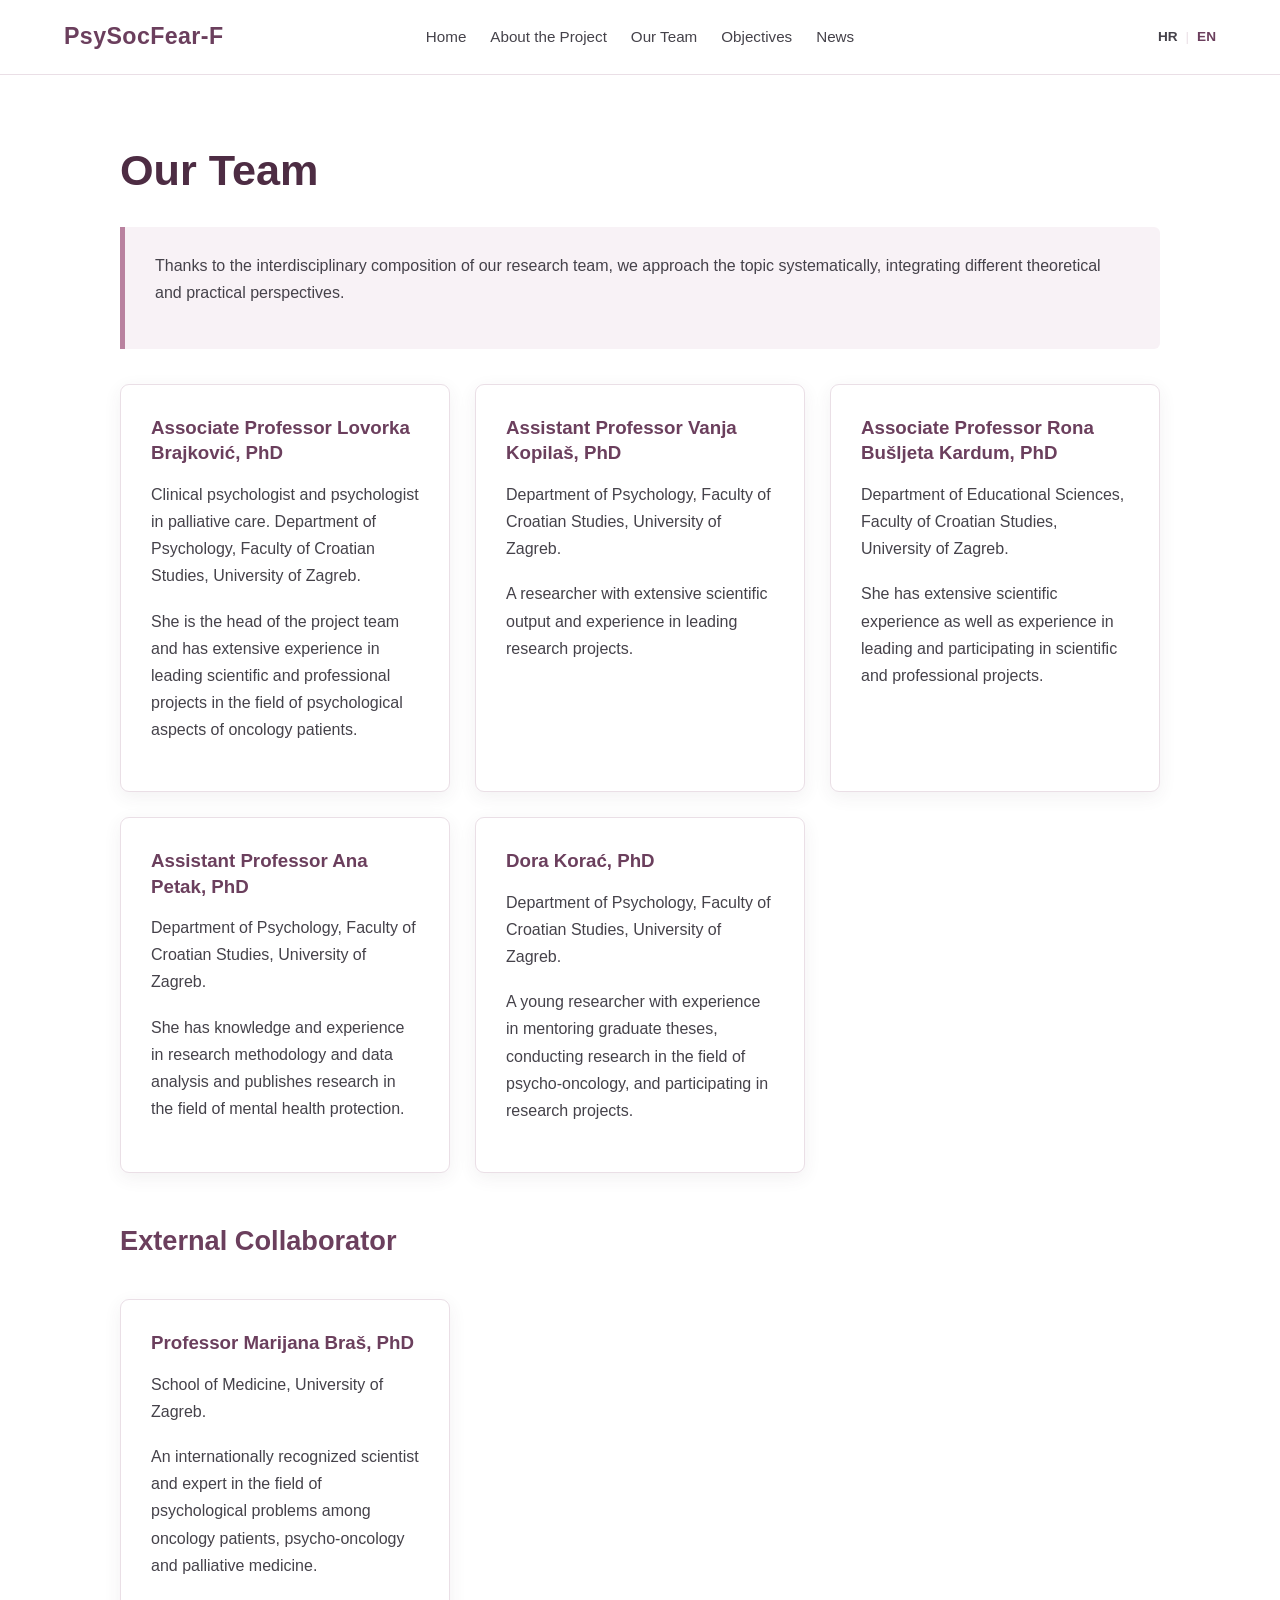
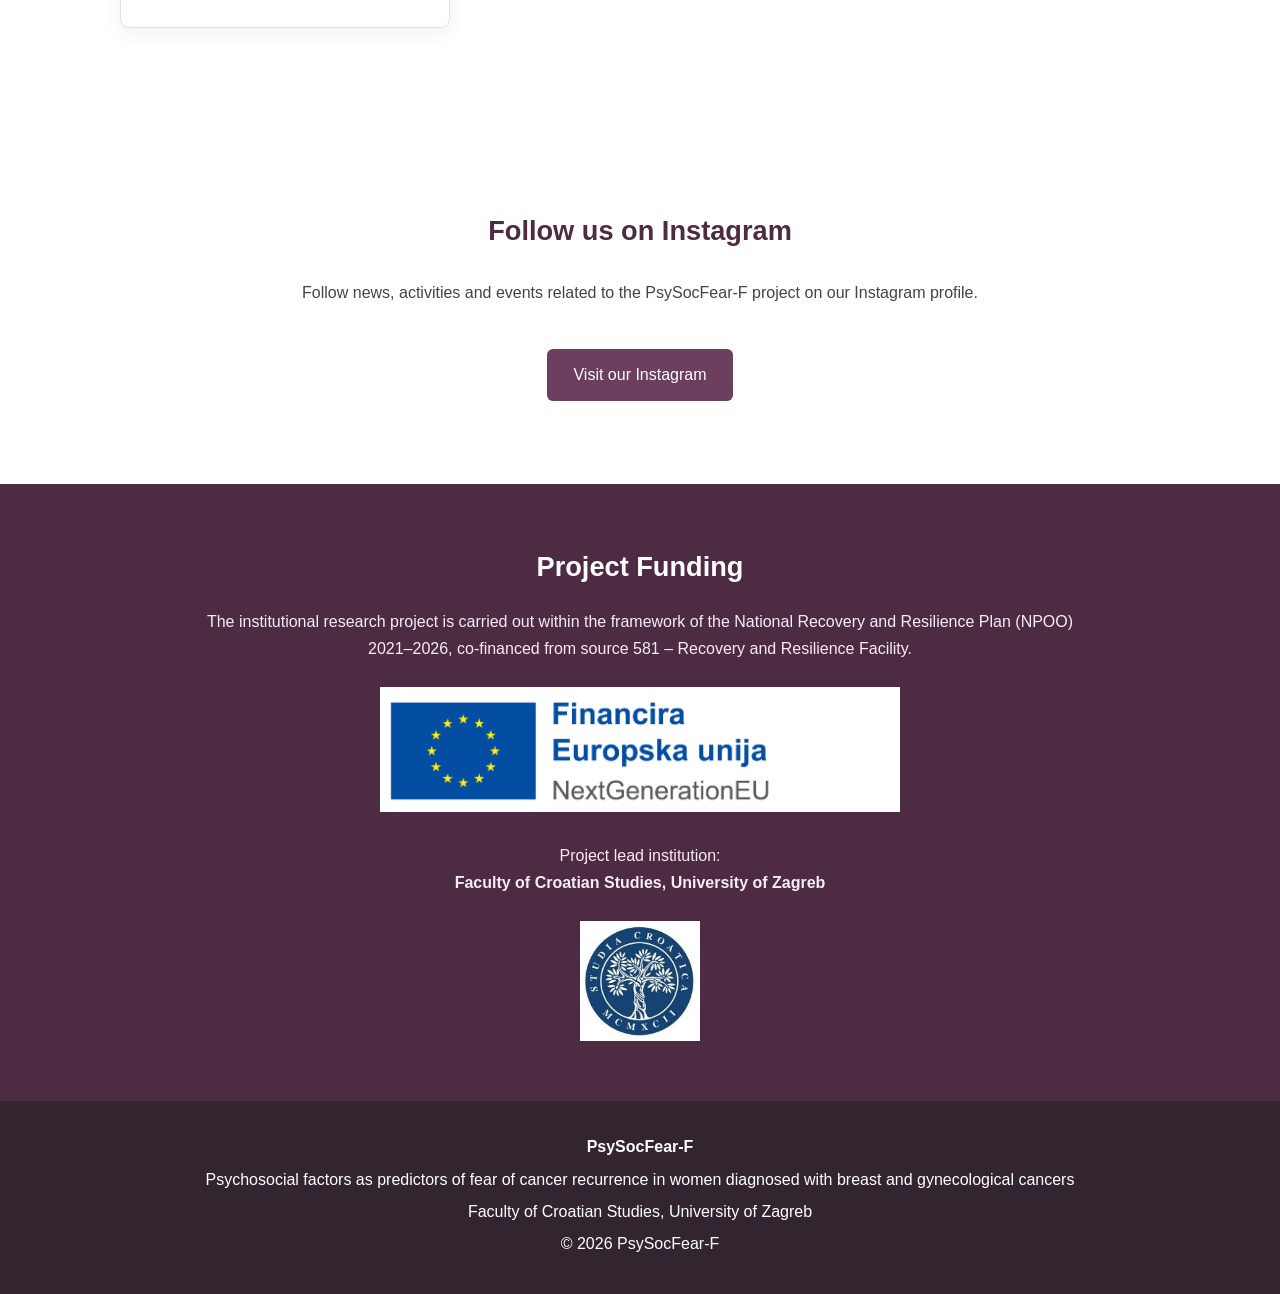
<file: tim-en.html>
<!DOCTYPE html>

<html lang="en">

<head>

    <meta charset="UTF-8">

    <meta name="viewport" content="width=device-width, initial-scale=1.0">

    <title>Our Team | PsySocFear-F</title>

    <link rel="stylesheet" href="style.css">

</head>


<body>


<header>

    <nav>

        <div class="logo">
            PsySocFear-F
        </div>


        <ul>

            <li>
                <a href="index-en.html">Home</a>
            </li>

            <li>
                <a href="o-projektu-en.html">About the Project</a>
            </li>

            <li>
                <a href="tim-en.html">Our Team</a>
            </li>

            <li>
                <a href="ciljevi-en.html">Objectives</a>
            </li>

            <li>
                <a href="obavijesti-en.html">News</a>
            </li>

        </ul>


        <!-- JEZIK -->

        <div class="language-switch">

            <a href="tim.html">
                HR
            </a>

            <span class="language-divider">
                |
            </span>

            <a href="tim-en.html" class="active">
                EN
            </a>

        </div>

    </nav>

</header>



<main>


    <h1>
        Our Team
    </h1>


    <div class="highlight">

        <p>
            Thanks to the interdisciplinary composition of our research
            team, we approach the topic systematically, integrating
            different theoretical and practical perspectives.
        </p>

    </div>



    <div class="cards">


        <div class="card">

            <h3>
                Associate Professor Lovorka Brajković, PhD
            </h3>

            <p>
                Clinical psychologist and psychologist in palliative care.
                Department of Psychology, Faculty of Croatian Studies,
                University of Zagreb.
            </p>

            <p>
                She is the head of the project team and has extensive
                experience in leading scientific and professional projects
                in the field of psychological aspects of oncology patients.
            </p>

        </div>



        <div class="card">

            <h3>
                Assistant Professor Vanja Kopilaš, PhD
            </h3>

            <p>
                Department of Psychology, Faculty of Croatian Studies,
                University of Zagreb.
            </p>

            <p>
                A researcher with extensive scientific output and
                experience in leading research projects.
            </p>

        </div>



        <div class="card">

            <h3>
                Associate Professor Rona Bušljeta Kardum, PhD
            </h3>

            <p>
                Department of Educational Sciences, Faculty of Croatian
                Studies, University of Zagreb.
            </p>

            <p>
                She has extensive scientific experience as well as
                experience in leading and participating in scientific
                and professional projects.
            </p>

        </div>



        <div class="card">

            <h3>
                Assistant Professor Ana Petak, PhD
            </h3>

            <p>
                Department of Psychology, Faculty of Croatian Studies,
                University of Zagreb.
            </p>

            <p>
                She has knowledge and experience in research methodology
                and data analysis and publishes research in the field of
                mental health protection.
            </p>

        </div>



        <div class="card">

            <h3>
                Dora Korać, PhD
            </h3>

            <p>
                Department of Psychology, Faculty of Croatian Studies,
                University of Zagreb.
            </p>

            <p>
                A young researcher with experience in mentoring graduate
                theses, conducting research in the field of psycho-oncology,
                and participating in research projects.
            </p>

        </div>


    </div>



    <h2>
        External Collaborator
    </h2>


    <div class="cards">

        <div class="card">

            <h3>
                Professor Marijana Braš, PhD
            </h3>

            <p>
                School of Medicine, University of Zagreb.
            </p>

            <p>
                An internationally recognized scientist and expert in the
                field of psychological problems among oncology patients,
                psycho-oncology and palliative medicine.
            </p>

        </div>

    </div>


</main>



<!-- INSTAGRAM -->

<section class="intro">


    <div class="section-content">

        <h2 class="section-title">
            Follow us on Instagram
        </h2>


        <p style="text-align: center;">

            Follow news, activities and events related to the
            PsySocFear-F project on our Instagram profile.

        </p>


        <p style="text-align: center;">

            <a
                href="https://www.instagram.com/psysocfearf?stkn=bzhvOGE1ODZjZWw0"
                target="_blank"
                rel="noopener noreferrer"
                class="button"
            >
                Visit our Instagram
            </a>

        </p>

    </div>


</section>



<!-- FUNDING -->

<section class="funding">


    <div class="section-content">

        <h2>
            Project Funding
        </h2>


        <p>
            The institutional research project is carried out within the
            framework of the National Recovery and Resilience Plan (NPOO)
            2021–2026, co-financed from source 581 – Recovery and Resilience
            Facility.
        </p>


        <div class="funding-logos">

            <img
                src="HR Financira Europska unija_POS.jpg"
                alt="Funded by the European Union"
            >

        </div>


        <p style="margin-top: 30px;">

            Project lead institution:<br>

            <strong>
                Faculty of Croatian Studies, University of Zagreb
            </strong>

        </p>


        <div class="institution-logo">

            <img
                src="logo fhs.jpg"
                alt="Faculty of Croatian Studies, University of Zagreb"
            >

        </div>

    </div>


</section>



<!-- FOOTER -->

<footer>


    <p>
        <strong>PsySocFear-F</strong>
    </p>


    <p>
        Psychosocial factors as predictors of fear of cancer recurrence
        in women diagnosed with breast and gynecological cancers
    </p>


    <p>
        Faculty of Croatian Studies, University of Zagreb
    </p>


    <p>
        © 2026 PsySocFear-F
    </p>


</footer>


</body>

</html>
</file>
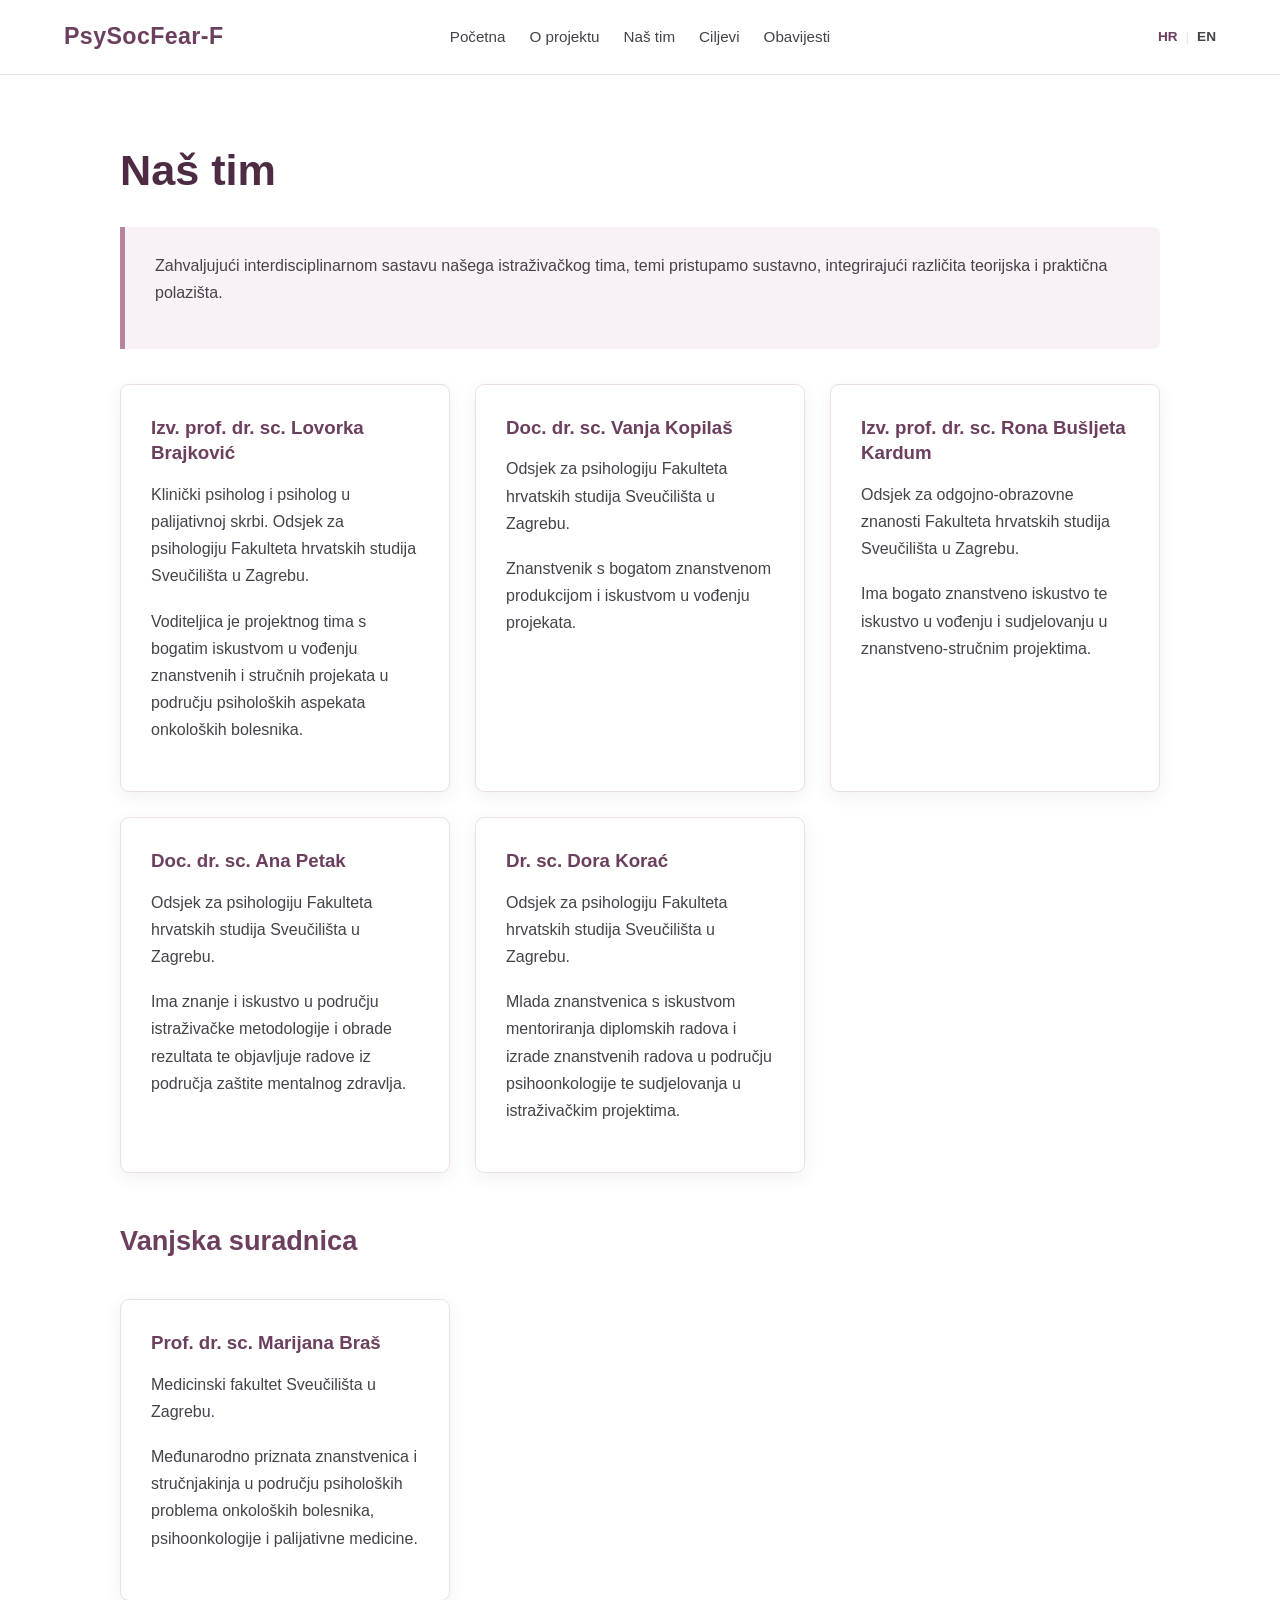
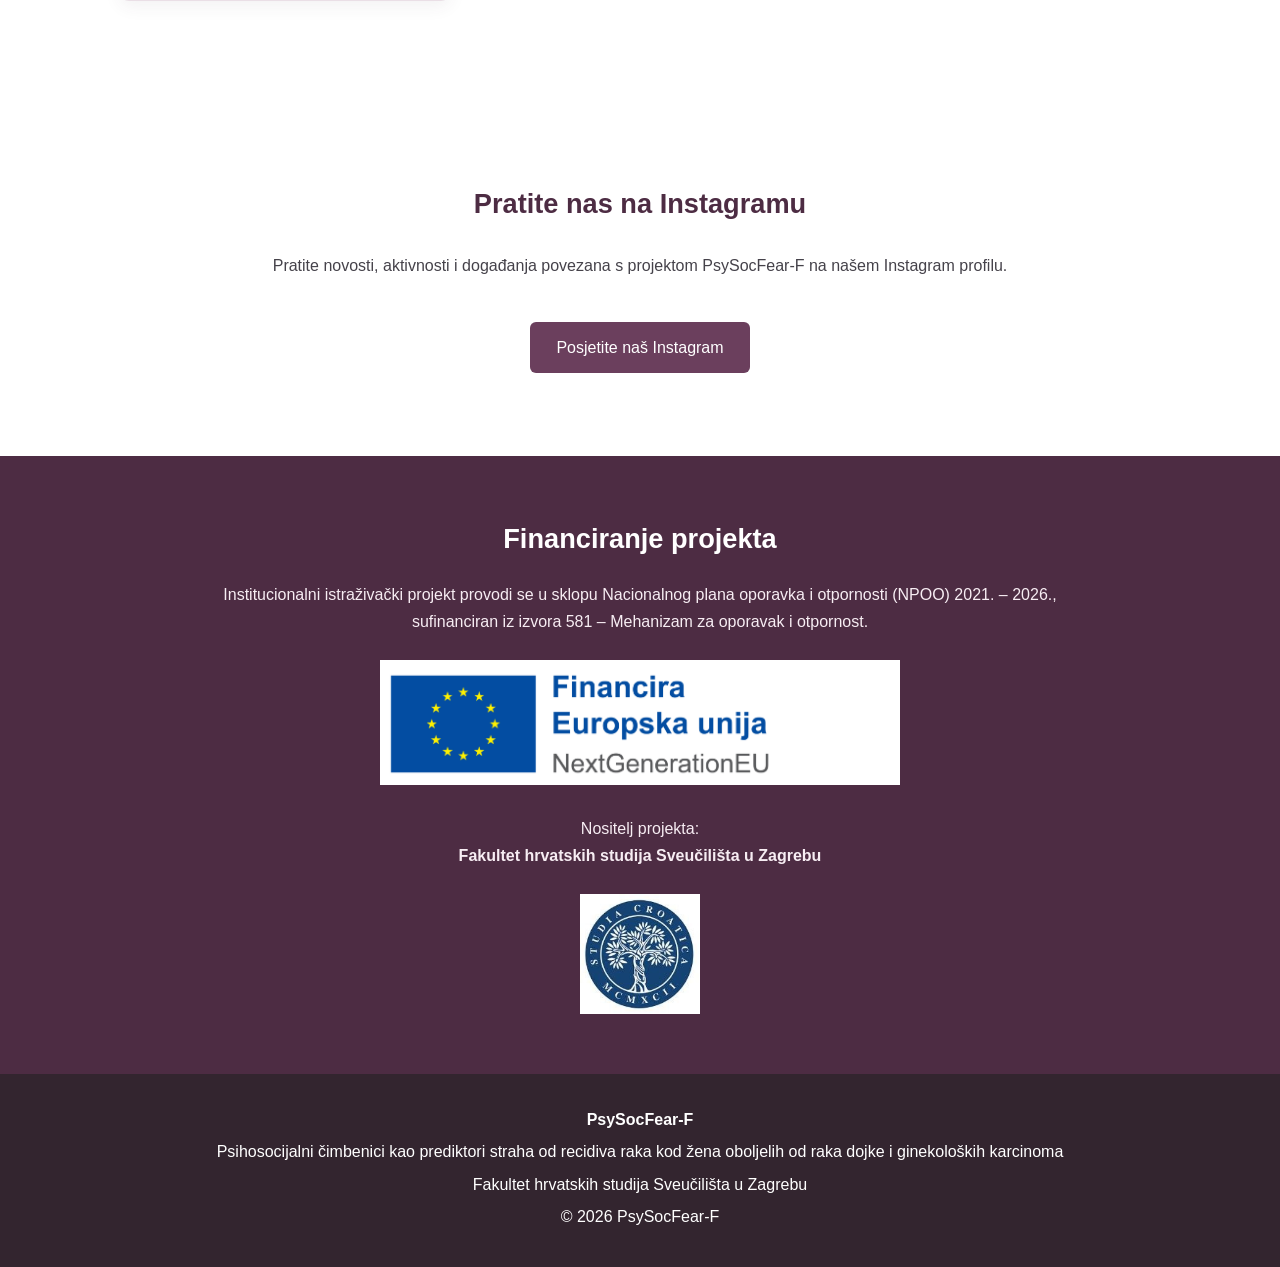
<file: tim.html>
<!DOCTYPE html>
<html lang="hr">

<head>

    <meta charset="UTF-8">
    <meta name="viewport" content="width=device-width, initial-scale=1.0">

    <title>Naš tim | PsySocFear-F</title>

    <link rel="stylesheet" href="style.css">

</head>


<body>


<header>

    <nav>

        <div class="logo">
            PsySocFear-F
        </div>


        <ul>

            <li>
                <a href="index.html">Početna</a>
            </li>

            <li>
                <a href="o-projektu.html">O projektu</a>
            </li>

            <li>
                <a href="tim.html">Naš tim</a>
            </li>

            <li>
                <a href="ciljevi.html">Ciljevi</a>
            </li>

            <li>
                <a href="obavijesti.html">Obavijesti</a>
            </li>

        </ul>


        <div class="language-switch">

            <a href="tim.html" class="active">
                HR
            </a>

            <span class="language-divider">
                |
            </span>

            <a href="tim-en.html">
                EN
            </a>

        </div>

    </nav>

</header>



<main>


    <h1>
        Naš tim
    </h1>


    <div class="highlight">

        <p>
            Zahvaljujući interdisciplinarnom sastavu našega istraživačkog
            tima, temi pristupamo sustavno, integrirajući različita
            teorijska i praktična polazišta.
        </p>

    </div>


    <div class="cards">


        <div class="card">

            <h3>
                Izv. prof. dr. sc. Lovorka Brajković
            </h3>

            <p>
                Klinički psiholog i psiholog u palijativnoj skrbi.
                Odsjek za psihologiju Fakulteta hrvatskih studija
                Sveučilišta u Zagrebu.
            </p>

            <p>
                Voditeljica je projektnog tima s bogatim iskustvom u vođenju
                znanstvenih i stručnih projekata u području psiholoških
                aspekata onkoloških bolesnika.
            </p>

        </div>


        <div class="card">

            <h3>
                Doc. dr. sc. Vanja Kopilaš
            </h3>

            <p>
                Odsjek za psihologiju Fakulteta hrvatskih studija
                Sveučilišta u Zagrebu.
            </p>

            <p>
                Znanstvenik s bogatom znanstvenom produkcijom i iskustvom
                u vođenju projekata.
            </p>

        </div>


        <div class="card">

            <h3>
                Izv. prof. dr. sc. Rona Bušljeta Kardum
            </h3>

            <p>
                Odsjek za odgojno-obrazovne znanosti Fakulteta hrvatskih
                studija Sveučilišta u Zagrebu.
            </p>

            <p>
                Ima bogato znanstveno iskustvo te iskustvo u vođenju i
                sudjelovanju u znanstveno-stručnim projektima.
            </p>

        </div>


        <div class="card">

            <h3>
                Doc. dr. sc. Ana Petak
            </h3>

            <p>
                Odsjek za psihologiju Fakulteta hrvatskih studija
                Sveučilišta u Zagrebu.
            </p>

            <p>
                Ima znanje i iskustvo u području istraživačke metodologije
                i obrade rezultata te objavljuje radove iz područja
                zaštite mentalnog zdravlja.
            </p>

        </div>


        <div class="card">

            <h3>
                Dr. sc. Dora Korać
            </h3>

            <p>
                Odsjek za psihologiju Fakulteta hrvatskih
                studija Sveučilišta u Zagrebu.
            </p>

            <p>
                Mlada znanstvenica s iskustvom mentoriranja diplomskih
                radova i izrade znanstvenih radova u području psihoonkologije
                te sudjelovanja u istraživačkim projektima.
            </p>

        </div>


    </div>



    <h2>
        Vanjska suradnica
    </h2>


    <div class="cards">

        <div class="card">

            <h3>
                Prof. dr. sc. Marijana Braš
            </h3>

            <p>
                Medicinski fakultet Sveučilišta u Zagrebu.
            </p>

            <p>
                Međunarodno priznata znanstvenica i stručnjakinja u području
                psiholoških problema onkoloških bolesnika, psihoonkologije
                i palijativne medicine.
            </p>

        </div>

    </div>


</main>



<!-- INSTAGRAM -->

<section class="intro">

    <div class="section-content">

        <h2 class="section-title">
            Pratite nas na Instagramu
        </h2>


        <p style="text-align: center;">

            Pratite novosti, aktivnosti i događanja povezana
            s projektom PsySocFear-F na našem Instagram profilu.

        </p>


        <p style="text-align: center;">

            <a
                href="https://www.instagram.com/psysocfearf?stkn=bzhvOGE1ODZjZW4w"
                target="_blank"
                rel="noopener noreferrer"
                class="button"
            >
                Posjetite naš Instagram
            </a>

        </p>

    </div>

</section>



<!-- FINANCIRANJE -->

<section class="funding">

    <div class="section-content">

        <h2>
            Financiranje projekta
        </h2>


        <p>
            Institucionalni istraživački projekt provodi se u sklopu
            Nacionalnog plana oporavka i otpornosti (NPOO) 2021. – 2026.,
            sufinanciran iz izvora 581 – Mehanizam za oporavak i otpornost.
        </p>


        <div class="funding-logos">

            <img
                src="HR Financira Europska unija_POS.jpg"
                alt="Financira Europska unija"
            >

        </div>


        <p style="margin-top: 30px;">

            Nositelj projekta:<br>

            <strong>
                Fakultet hrvatskih studija Sveučilišta u Zagrebu
            </strong>

        </p>


        <div class="institution-logo">

            <img
                src="logo fhs.jpg"
                alt="Fakultet hrvatskih studija Sveučilišta u Zagrebu"
            >

        </div>

    </div>

</section>



<!-- PODNOŽJE -->

<footer>

    <p>
        <strong>PsySocFear-F</strong>
    </p>


    <p>
        Psihosocijalni čimbenici kao prediktori straha od recidiva raka
        kod žena oboljelih od raka dojke i ginekoloških karcinoma
    </p>


    <p>
        Fakultet hrvatskih studija Sveučilišta u Zagrebu
    </p>


    <p>
        © 2026 PsySocFear-F
    </p>

</footer>


</body>

</html>
</file>
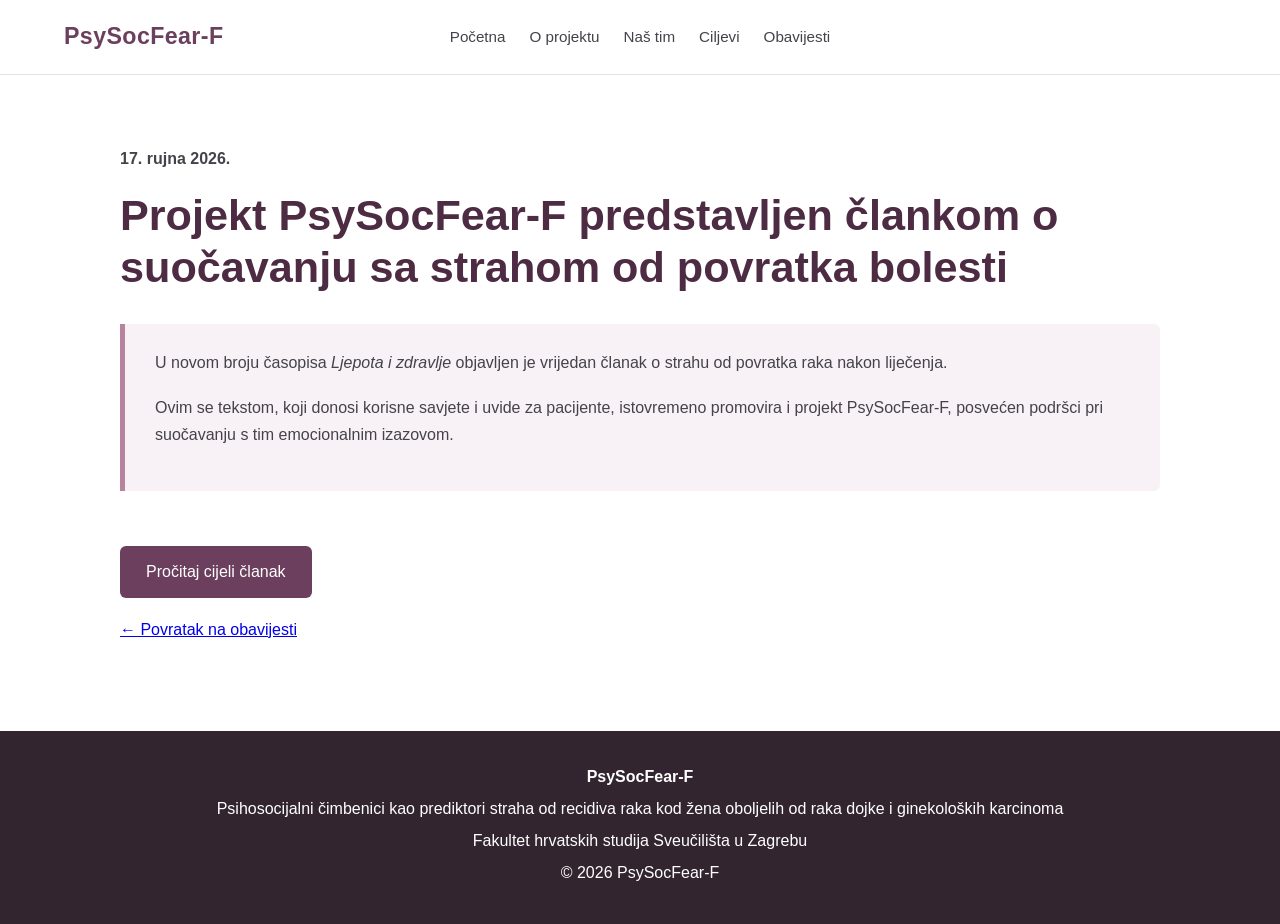
<file: obavijesti/2026-09-17-clanak.html>
<!DOCTYPE html>
<html lang="hr">

<head>

    <meta charset="UTF-8">
    <meta name="viewport" content="width=device-width, initial-scale=1.0">

    <title>Projekt PsySocFear-F predstavljen člankom | PsySocFear-F</title>

    <link rel="stylesheet" href="../style.css">

</head>


<body>


<header>

    <nav>

        <div class="logo">
            PsySocFear-F
        </div>

        <ul>

            <li>
                <a href="../index.html">Početna</a>
            </li>

            <li>
                <a href="../o-projektu.html">O projektu</a>
            </li>

            <li>
                <a href="../tim.html">Naš tim</a>
            </li>

            <li>
                <a href="../ciljevi.html">Ciljevi</a>
            </li>

            <li>
                <a href="../obavijesti.html">Obavijesti</a>
            </li>

        </ul>

    </nav>

</header>


<main>

    <p>
        <strong>17. rujna 2026.</strong>
    </p>

    <h1>
        Projekt PsySocFear-F predstavljen člankom o suočavanju sa strahom od povratka bolesti
    </h1>


    <div class="highlight">

        <p>
            U novom broju časopisa <em>Ljepota i zdravlje</em>
            objavljen je vrijedan članak o strahu od povratka raka
            nakon liječenja.
        </p>

        <p>
            Ovim se tekstom, koji donosi korisne savjete i uvide
            za pacijente, istovremeno promovira i projekt PsySocFear-F,
            posvećen podršci pri suočavanju s tim emocionalnim izazovom.
        </p>

    </div>


    <p>
        <a
            href="https://www.ljepotaizdravlje.hr/"
            class="button"
            target="_blank"
            rel="noopener noreferrer"
        >
            Pročitaj cijeli članak
        </a>
    </p>


    <p>
        <a href="../obavijesti.html">
            ← Povratak na obavijesti
        </a>
    </p>

</main>


<footer>

    <p>
        <strong>PsySocFear-F</strong>
    </p>

    <p>
        Psihosocijalni čimbenici kao prediktori straha od recidiva raka
        kod žena oboljelih od raka dojke i ginekoloških karcinoma
    </p>

    <p>
        Fakultet hrvatskih studija Sveučilišta u Zagrebu
    </p>

    <p>
        © 2026 PsySocFear-F
    </p>

</footer>


</body>

</html>
</file>
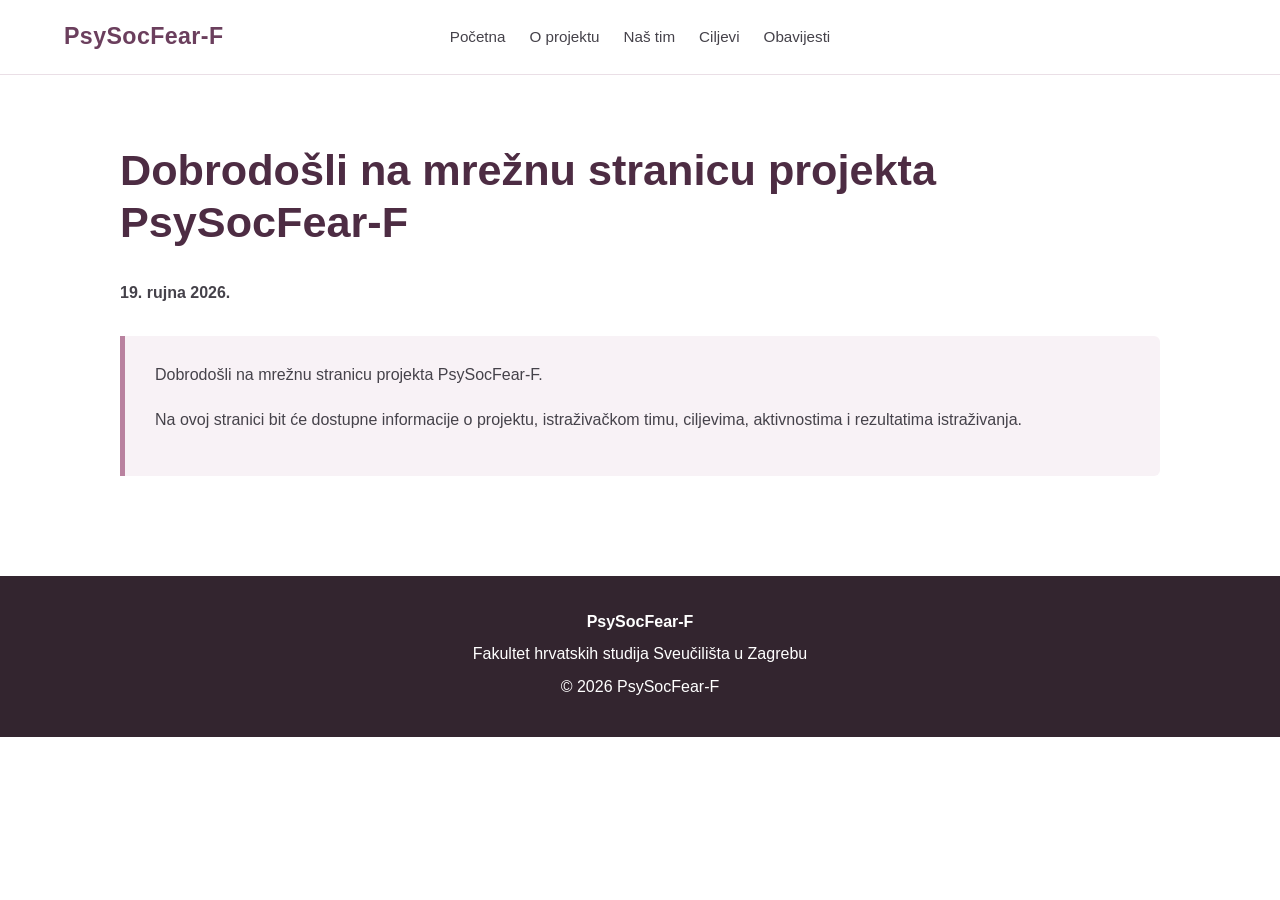
<file: obavijesti/2026-09-19-dobrodosli.html>
<!DOCTYPE html>
<html lang="hr">

<head>

    <meta charset="UTF-8">
    <meta name="viewport" content="width=device-width, initial-scale=1.0">

    <title>PsySocFear-F | Dobrodošli</title>

    <link rel="stylesheet" href="../style.css">

</head>


<body>


<header>

    <nav>

        <div class="logo">
            PsySocFear-F
        </div>

        <ul>

            <li>
                <a href="../index.html">Početna</a>
            </li>

            <li>
                <a href="../o-projektu.html">O projektu</a>
            </li>

            <li>
                <a href="../tim.html">Naš tim</a>
            </li>

            <li>
                <a href="../ciljevi.html">Ciljevi</a>
            </li>

            <li>
                <a href="../obavijesti.html">Obavijesti</a>
            </li>

        </ul>

    </nav>

</header>


<main>

    <h1>
        Dobrodošli na mrežnu stranicu projekta PsySocFear-F
    </h1>

    <p>
        <strong>19. rujna 2026.</strong>
    </p>

    <div class="highlight">

        <p>
            Dobrodošli na mrežnu stranicu projekta PsySocFear-F.
        </p>

        <p>
            Na ovoj stranici bit će dostupne informacije o projektu,
            istraživačkom timu, ciljevima, aktivnostima i rezultatima
            istraživanja.
        </p>

    </div>

</main>


<footer>

    <p>
        <strong>PsySocFear-F</strong>
    </p>

    <p>
        Fakultet hrvatskih studija Sveučilišta u Zagrebu
    </p>

    <p>
        © 2026 PsySocFear-F
    </p>

</footer>


</body>

</html>
</file>
<file: style.css>
* {
  box-sizing: border-box;
  margin: 0;
  padding: 0;
}

:root {
  --primary: #6b3f5d;
  --primary-dark: #4d2c43;
  --secondary: #b9829f;
  --accent: #d8a9bd;
  --light: #f8f2f6;
  --lighter: #fcf9fb;
  --text: #45424a;
  --muted: #716c74;
  --white: #ffffff;
  --border: #eadfe6;
}

body {
  font-family: Arial, Helvetica, sans-serif;
  color: var(--text);
  background: var(--white);
  line-height: 1.7;
}

/* =========================
NAVIGACIJA
========================= */

header {
  background: var(--white);
  border-bottom: 1px solid var(--border);
  padding: 18px 5%;
}

nav {
  max-width: 1200px;
  margin: 0 auto;
  min-height: 38px;

  display: flex;
  align-items: center;
  justify-content: center;

  position: relative;
}

/* LOGO */

.logo {
  position: absolute;
  left: 0;
  top: 50%;
  transform: translateY(-50%);

  color: var(--primary);
  font-size: 1.45rem;
  font-weight: 700;
  letter-spacing: 0.4px;
}

/* GLAVNI IZBORNIK */

nav ul {
  list-style: none;

  display: flex;
  align-items: center;
  justify-content: center;

  gap: 24px;
  flex-wrap: wrap;

  margin: 0;
  padding: 0;
}

nav ul li {
  margin: 0;
  padding: 0;
}

nav ul li a {
  color: var(--text);
  text-decoration: none;

  font-family: Arial, Helvetica, sans-serif;
  font-size: 0.95rem;
  font-weight: 400;

  transition: color 0.2s ease;
}

nav ul li a:hover {
  color: var(--primary);
}

/* =========================
HR / EN
========================= */

.language-switch {
  position: absolute;

  right: 0;
  top: 50%;

  transform: translateY(-50%);

  display: flex;
  align-items: center;

  gap: 8px;

  margin: 0;
  padding: 0;

  white-space: nowrap;
}

.language-switch a {
  color: var(--text);

  text-decoration: none;

  font-family: Arial, Helvetica, sans-serif;
  font-size: 0.85rem;
  font-weight: 700;

  line-height: 1;

  transition: color 0.2s ease;
}

.language-switch a:hover {
  color: var(--primary);
}

.language-switch .active {
  color: var(--primary);
}

.language-divider {
  color: var(--border);

  font-family: Arial, Helvetica, sans-serif;
  font-size: 0.85rem;
}

/* =========================
GLAVNI SADRŽAJ
========================= */

main {
  max-width: 1100px;
  margin: 0 auto;
  padding: 70px 30px;
}

h1 {
  color: var(--primary-dark);

  font-size: 2.7rem;
  line-height: 1.2;

  margin-bottom: 30px;
}

h2 {
  color: var(--primary);

  font-size: 1.7rem;

  margin-top: 45px;
  margin-bottom: 18px;
}

h3 {
  color: var(--primary-dark);
  line-height: 1.35;
}

p {
  margin-bottom: 18px;
}

/* =========================
POČETNA
========================= */

.hero {
  background:
    linear-gradient(
      135deg,
      var(--light) 0%,
      var(--lighter) 55%,
      #ffffff 100%
    );

  padding: 85px 30px;

  text-align: center;
}

.hero-content {
  max-width: 1000px;
  margin: auto;
}

.project-logo {
  display: block;

  width: 280px;
  max-width: 75%;

  height: auto;

  margin: 0 auto 35px auto;
}

.hero h1 {
  max-width: 950px;

  margin: 0 auto 25px auto;

  color: var(--primary-dark);

  font-size: 2.65rem;
}

.hero p {
  max-width: 850px;

  margin: 0 auto;

  font-size: 1.12rem;

  color: var(--muted);
}

/* =========================
GUMBI
========================= */

.button {
  display: inline-block;

  margin-top: 25px;

  padding: 12px 26px;

  background: var(--primary);
  color: white;

  text-decoration: none;

  border-radius: 6px;

  transition: all 0.2s ease;
}

.button:hover {
  background: var(--primary-dark);

  transform: translateY(-1px);
}

/* =========================
SEKCIJE
========================= */

.intro {
  background: white;

  padding: 65px 30px;
}

.section-content {
  max-width: 1100px;

  margin: auto;
}

.section-title {
  color: var(--primary-dark);

  text-align: center;

  margin-bottom: 25px;
}

.intro p {
  max-width: 850px;

  margin-left: auto;
  margin-right: auto;
}

.highlight {
  background: var(--light);

  border-left: 5px solid var(--secondary);

  padding: 25px 30px;

  margin: 30px 0;

  border-radius: 0 6px 6px 0;
}

/* =========================
KARTICE
========================= */

.cards {
  display: grid;

  grid-template-columns: repeat(3, 1fr);

  gap: 25px;

  margin-top: 35px;
}

.card {
  background: var(--white);

  padding: 30px;

  border: 1px solid var(--border);

  border-radius: 9px;

  box-shadow:
    0 5px 18px rgba(75, 50, 65, 0.07);
}

.card h3 {
  color: var(--primary);

  margin-bottom: 15px;
}

/* =========================
INFORMACIJE O PROJEKTU
========================= */

.project-info {
  background: var(--light);

  padding: 55px 30px;
}

.project-info-grid {
  max-width: 950px;

  margin: 30px auto 0 auto;

  display: grid;

  grid-template-columns: repeat(2, 1fr);

  gap: 20px;
}

.info-box {
  background: white;

  border: 1px solid var(--border);

  padding: 24px;

  border-radius: 8px;
}

.info-box strong {
  display: block;

  color: var(--primary);

  margin-bottom: 7px;
}

/* =========================
NOVOSTI
========================= */

.news-card details {
  overflow: auto;
}

/* SLIKA NOVOSTI */

.news-image {
  width: 260px;
  max-width: 40%;
  height: auto;

  float: left;

  margin: 0 25px 15px 0;

  border-radius: 8px;
}

/* ČIŠĆENJE FLOATA */

.news-card details::after {
  content: "";
  display: table;
  clear: both;
}

/* =========================
FINANCIRANJE
========================= */

.funding {
  background: var(--primary-dark);

  color: white;

  padding: 60px 30px;

  text-align: center;
}

.funding h2 {
  color: white;

  margin-top: 0;
}

.funding p {
  color: #f7edf3;

  max-width: 900px;

  margin-left: auto;
  margin-right: auto;

  overflow-wrap: break-word;
  word-wrap: break-word;
}

.funding-logos {
  display: flex;

  justify-content: center;
  align-items: center;

  margin-top: 25px;
}

/* EU LOGO */

.funding-logos img {
  width: 520px;

  max-width: 95%;

  height: auto;
}

/* LOGO FAKULTETA */

.institution-logo {
  margin-top: 25px;

  display: flex;

  justify-content: center;

  align-items: center;
}

.institution-logo img {
  width: 120px;

  max-width: 50%;

  height: auto;
}

/* =========================
PODNOŽJE
========================= */

footer {
  background: #33252f;

  color: white;

  text-align: center;

  padding: 32px 20px;

  width: 100%;

  overflow: hidden;
}

footer p {
  margin: 0 auto 5px auto;

  max-width: 900px;

  overflow-wrap: anywhere;

  word-wrap: break-word;
}

/* =========================
MOBITEL
========================= */

@media (max-width: 800px) {

  header {
    padding: 18px 25px;
  }

  nav {
    flex-direction: column;

    min-height: auto;

    gap: 12px;

    position: relative;
  }

  .logo {
    position: static;

    transform: none;
  }

  nav ul {
    justify-content: center;

    gap: 14px;
  }

  .language-switch {
    position: static;

    transform: none;

    margin: 0;

    justify-content: center;
  }

  main {
    padding: 50px 22px;
  }

  .hero {
    padding: 55px 22px;
  }

  .hero h1 {
    font-size: 2rem;
  }

  .project-logo {
    width: 220px;
  }

  .cards {
    grid-template-columns: 1fr;
  }

  .project-info-grid {
    grid-template-columns: 1fr;
  }

  h1 {
    font-size: 2.1rem;
  }

  /* SLIKA NOVOSTI NA MOBITELU */

  .news-image {
    width: 100%;
    max-width: 100%;

    float: none;

    display: block;

    margin: 0 0 20px 0;
  }

  /* EU LOGO NA MOBITELU */

  .funding-logos img {
    width: 520px;

    max-width: 95%;
  }

  /* LOGO FAKULTETA NA MOBITELU */

  .institution-logo img {
    width: 110px;

    max-width: 50%;

    height: auto;
  }

  /* PODNOŽJE NA MOBITELU */

  footer {
    padding: 30px 18px;
  }

  footer p {
    max-width: 100%;

    font-size: 0.9rem;

    line-height: 1.5;
  }

}
</file>
